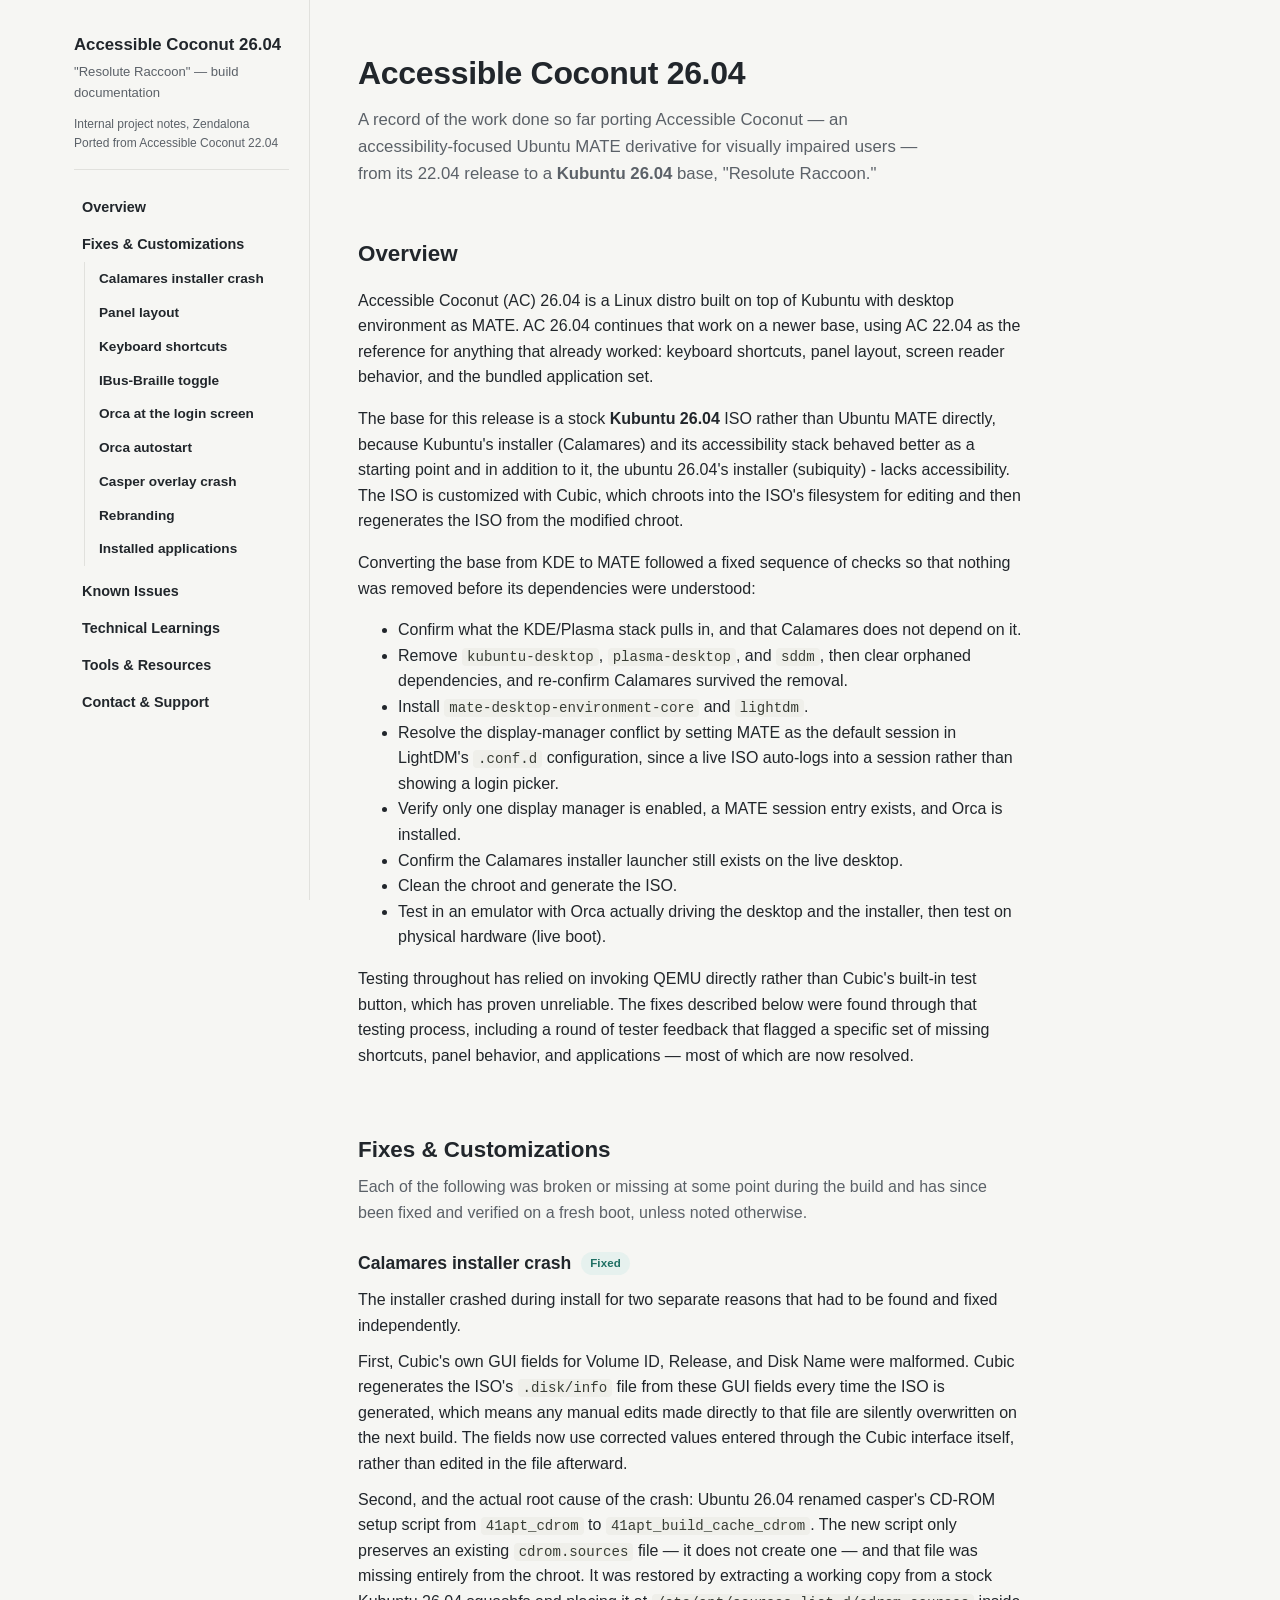
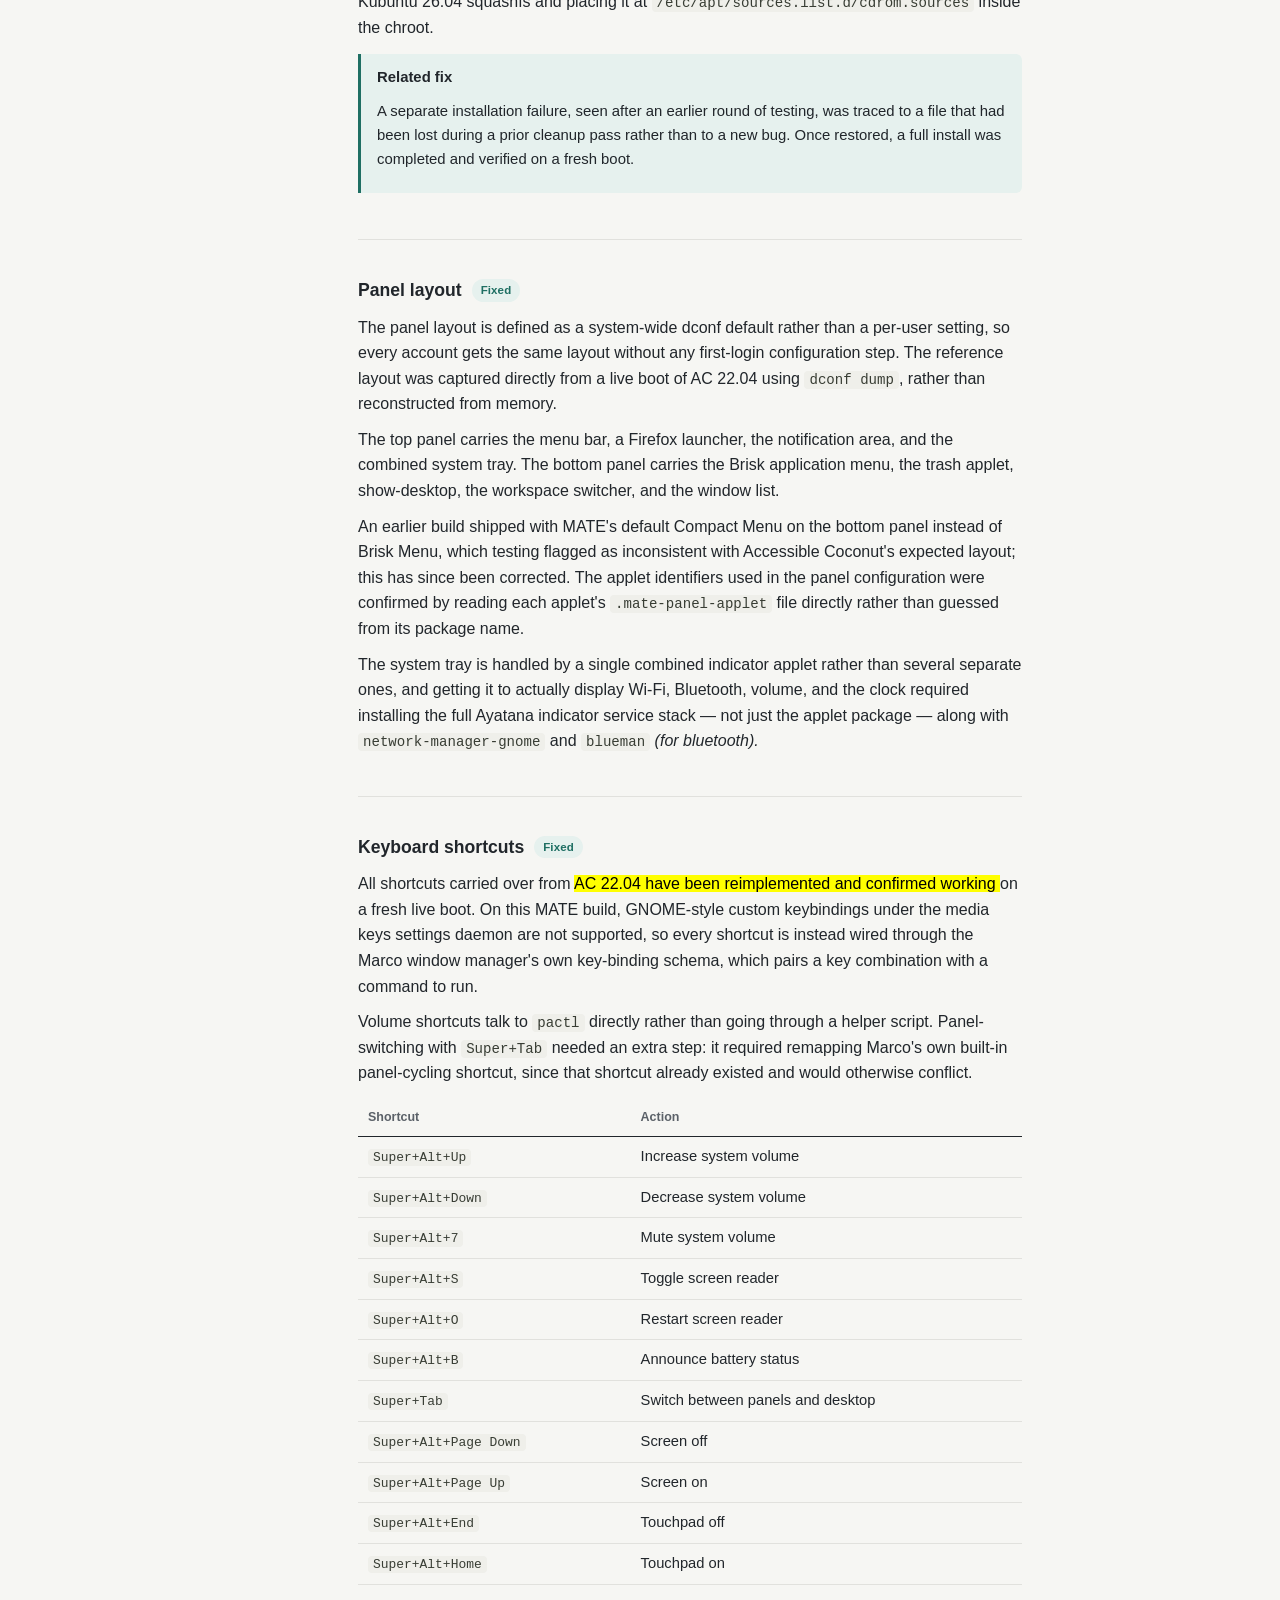
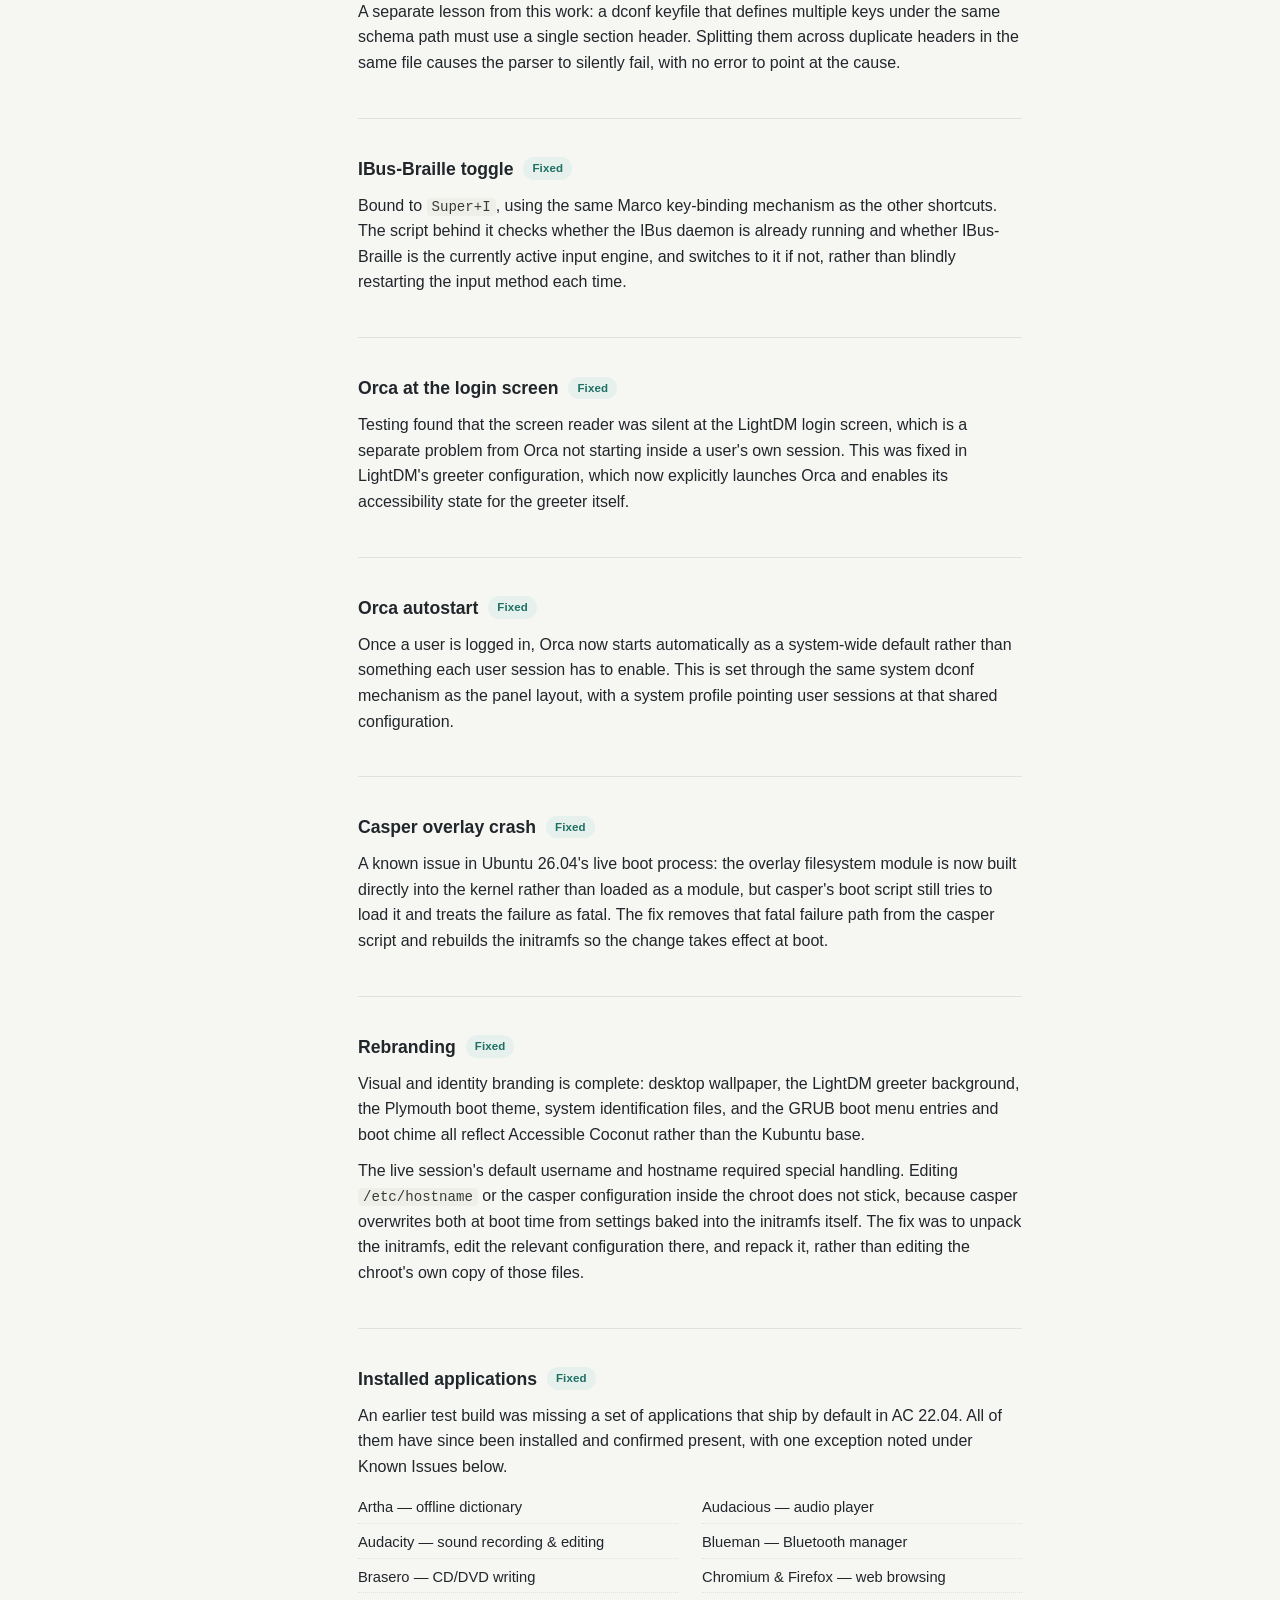
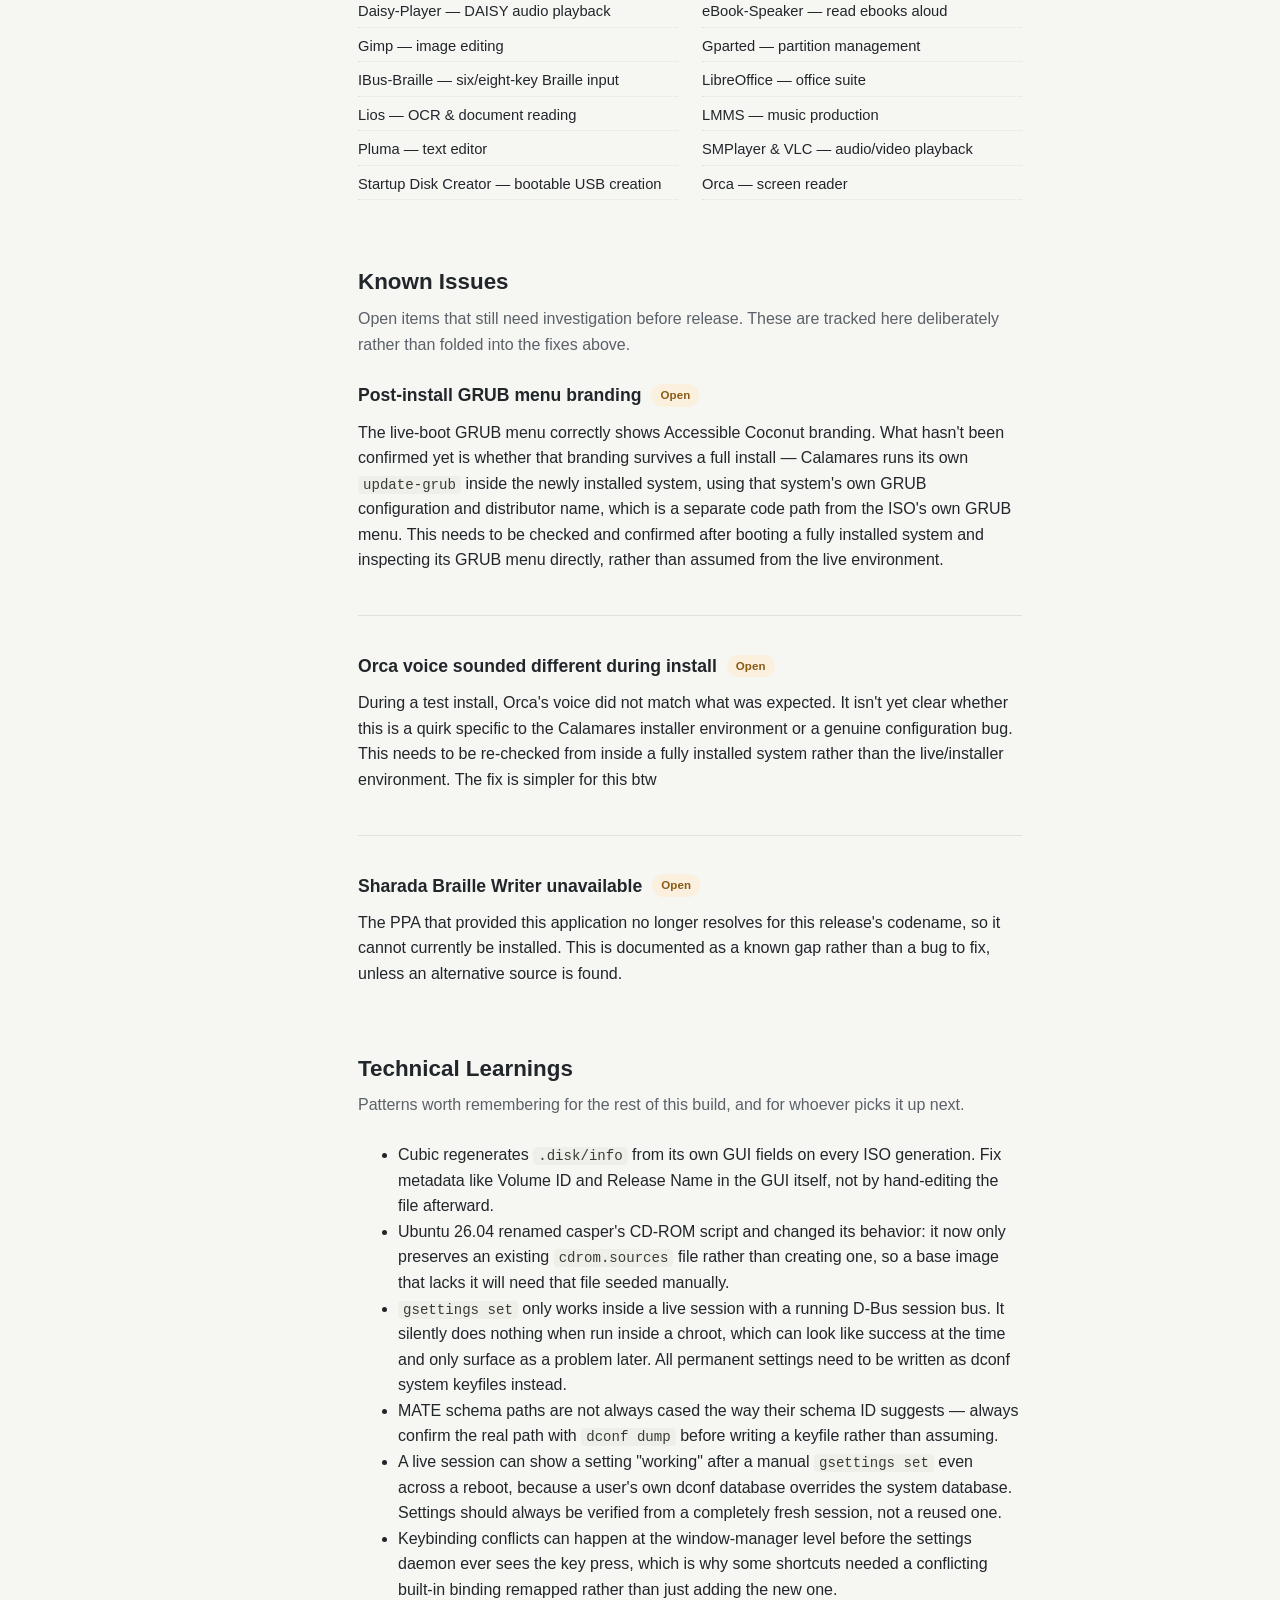
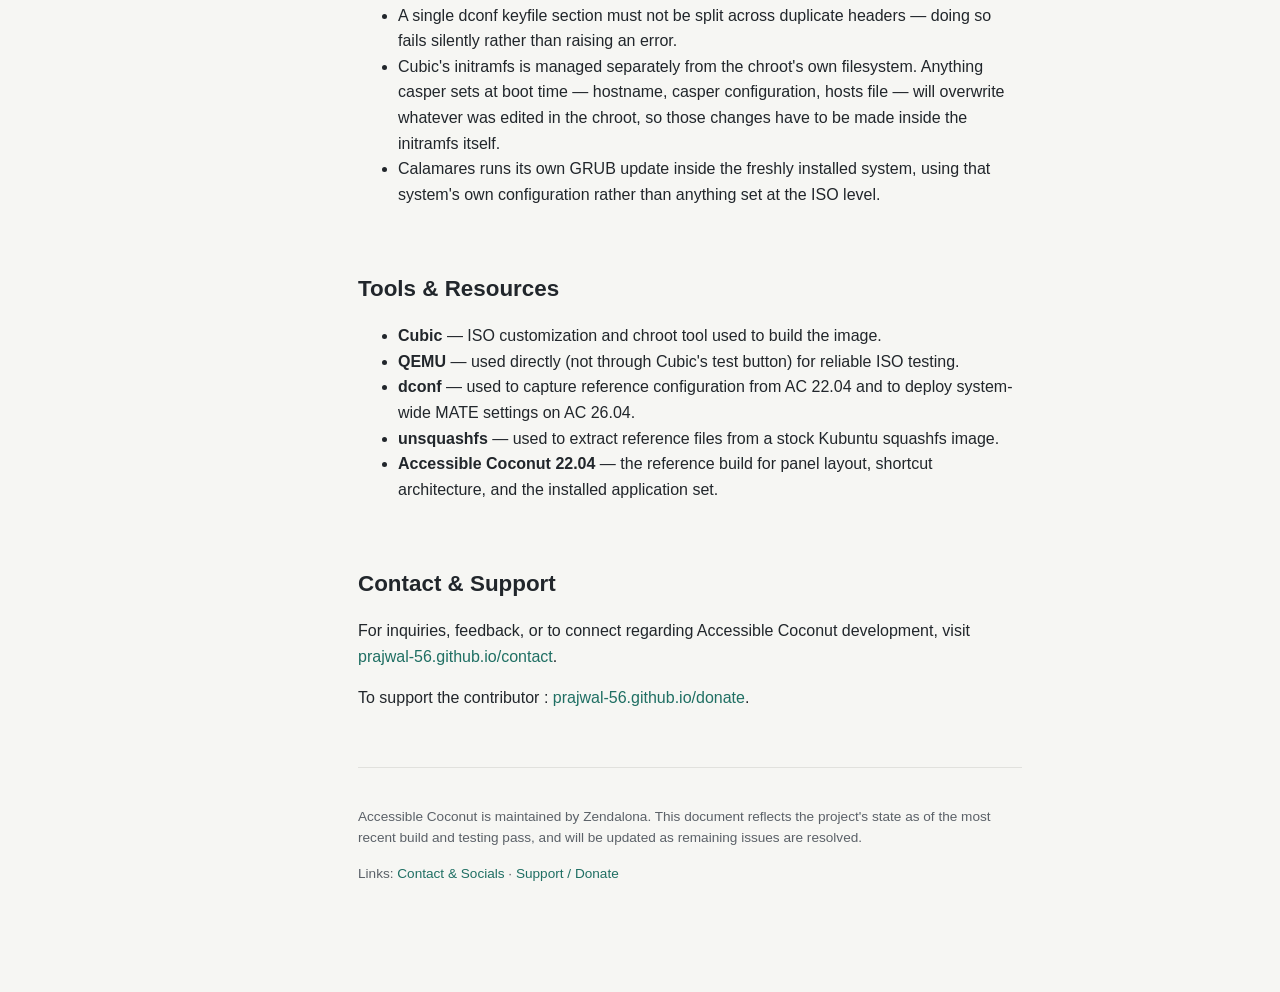
<file: index.html>
<!DOCTYPE html>
<html lang="en">
<head>
<meta charset="UTF-8">
<meta name="viewport" content="width=device-width, initial-scale=1.0">
<title>Accessible Coconut 26.04 — Build Documentation</title>
<link rel="stylesheet" href="style.css">
<script src="script.js" defer></script>
</head>
<body>

<div class="layout">

  <aside>
    <div class="brand">
      <div class="brand-name">Accessible Coconut 26.04</div>
      <div class="brand-sub">"Resolute Raccoon" — build documentation</div>
    </div>
    <div class="brand-meta">
      Internal project notes, Zendalona<br>
      Ported from Accessible Coconut 22.04
    </div>

    <button class="mobile-nav-toggle" type="button" aria-expanded="false" aria-label="Toggle navigation contents">
      Contents ▾
    </button>

    <nav>
      <ul>
        <li class="top-link"><a href="#overview">Overview</a></li>
        <li class="top-link"><a href="#fixes">Fixes &amp; Customizations</a>
          <ul>
            <li><a href="#calamares">Calamares installer crash</a></li>
            <li><a href="#panel">Panel layout</a></li>
            <li><a href="#shortcuts">Keyboard shortcuts</a></li>
            <li><a href="#ibus-braille">IBus-Braille toggle</a></li>
            <li><a href="#orca-login">Orca at the login screen</a></li>
            <li><a href="#orca-autostart">Orca autostart</a></li>
            <li><a href="#casper">Casper overlay crash</a></li>
            <li><a href="#rebranding">Rebranding</a></li>
            <li><a href="#apps">Installed applications</a></li>
          </ul>
        </li>
        <li class="top-link"><a href="#known-issues">Known Issues</a></li>
        <li class="top-link"><a href="#learnings">Technical Learnings</a></li>
        <li class="top-link"><a href="#tools">Tools &amp; Resources</a></li>
        <li class="top-link"><a href="#contact-support">Contact &amp; Support</a></li>
      </ul>
    </nav>
  </aside>

  <main>
    <h1 class="doc-title">Accessible Coconut 26.04</h1>
    <p class="doc-lede">
      A record of the work done so far porting Accessible Coconut — an accessibility-focused
      Ubuntu MATE derivative for visually impaired users — from its 22.04 release to a
      <strong> Kubuntu 26.04 </strong> base, "Resolute Raccoon." 
    </p>

    <section id="overview">
      <h2>Overview</h2>
      <p>
        Accessible Coconut (AC) 26.04 is a Linux distro built on top of Kubuntu with desktop environment as MATE. 
        AC 26.04 continues that work on a newer base, using AC 22.04 as the
        reference for anything that already worked: keyboard shortcuts, panel layout, screen
        reader behavior, and the bundled application set.
      </p>
      <p>
        The base for this release is a stock <strong>Kubuntu 26.04</strong> ISO rather than Ubuntu MATE directly,
        because Kubuntu's installer (Calamares) and its accessibility stack behaved better as a
        starting point and in addition to it, the ubuntu 26.04's installer (subiquity) - lacks accessibility. 
        The ISO is customized with Cubic, which chroots into the ISO's filesystem
        for editing and then regenerates the ISO from the modified chroot.
      </p>
      <p>
        Converting the base from KDE to MATE followed a fixed sequence of checks so that nothing
        was removed before its dependencies were understood:
      </p>
      <ul>
        <li>Confirm what the KDE/Plasma stack pulls in, and that Calamares does not depend on it.</li>
        <li>Remove <code>kubuntu-desktop</code>, <code>plasma-desktop</code>, and <code>sddm</code>, then
          clear orphaned dependencies, and re-confirm Calamares survived the removal.</li>
        <li>Install <code>mate-desktop-environment-core</code> and <code>lightdm</code>.</li>
        <li>Resolve the display-manager conflict by setting MATE as the default session in
          LightDM's <code>.conf.d</code> configuration, since a live ISO auto-logs into a session
          rather than showing a login picker.</li>
        <li>Verify only one display manager is enabled, a MATE session entry exists, and Orca is
          installed.</li>
        <li>Confirm the Calamares installer launcher still exists on the live desktop.</li>
        <li>Clean the chroot and generate the ISO.</li>
        <li>Test in an emulator with Orca actually driving the desktop and the installer, then
          test on physical hardware (live boot).</li>
      </ul>
      <p>
        Testing throughout has relied on invoking QEMU directly rather than Cubic's built-in test
        button, which has proven unreliable. The fixes described below were found through that
        testing process, including a round of tester feedback that flagged a specific set of
        missing shortcuts, panel behavior, and applications — most of which are now resolved.
      </p>
    </section>

    <section id="fixes">
      <h2>Fixes &amp; Customizations</h2>
      <p class="section-intro">
        Each of the following was broken or missing at some point during the build and has since
        been fixed and verified on a fresh boot, unless noted otherwise.
      </p>

      <article class="topic" id="calamares">
        <h3>Calamares installer crash <span class="status status-fixed">Fixed</span></h3>
        <p>
          The installer crashed during install for two separate reasons that had to be found and
          fixed independently.
        </p>
        <p>
          First, Cubic's own GUI fields for Volume ID, Release, and Disk Name were malformed.
          Cubic regenerates the ISO's <code>.disk/info</code> file from these GUI fields every
          time the ISO is generated, which means any manual edits made directly to that file are
          silently overwritten on the next build. The fields now use corrected values entered
          through the Cubic interface itself, rather than edited in the file afterward.
        </p>
        <p>
          Second, and the actual root cause of the crash: Ubuntu 26.04 renamed casper's CD-ROM
          setup script from <code>41apt_cdrom</code> to <code>41apt_build_cache_cdrom</code>. The
          new script only preserves an existing <code>cdrom.sources</code> file — it does not
          create one — and that file was missing entirely from the chroot. It was restored by
          extracting a working copy from a stock Kubuntu 26.04 squashfs and placing it at
          <code class="path">/etc/apt/sources.list.d/cdrom.sources</code> inside the chroot.
        </p>
        <div class="callout">
          <strong>Related fix</strong>
          <p>
            A separate installation failure, seen after an earlier round of testing, was traced to
            a file that had been lost during a prior cleanup pass rather than to a new bug. Once
            restored, a full install was completed and verified on a fresh boot.
          </p>
        </div>
      </article>

      <article class="topic" id="panel">
        <h3>Panel layout <span class="status status-fixed">Fixed</span></h3>
        <p>
          The panel layout is defined as a system-wide dconf default rather than a per-user
          setting, so every account gets the same layout without any first-login configuration
          step. The reference layout was captured directly from a live boot of AC 22.04 using
          <code>dconf dump</code>, rather than reconstructed from memory.
        </p>
        <p>
          The top panel carries the menu bar, a Firefox launcher, the notification area, and the
          combined system tray. The bottom panel carries the Brisk application menu, the trash
          applet, show-desktop, the workspace switcher, and the window list.
        </p>
        <p>
          An earlier build shipped with MATE's default Compact Menu on the bottom panel instead of
          Brisk Menu, which testing flagged as inconsistent with Accessible Coconut's expected
          layout; this has since been corrected. The applet identifiers used in the panel
          configuration were confirmed by reading each applet's <code>.mate-panel-applet</code>
          file directly rather than guessed from its package name.
        </p>
        <p>
          The system tray is handled by a single combined indicator applet rather than several
          separate ones, and getting it to actually display Wi-Fi, Bluetooth, volume, and the
          clock required installing the full Ayatana indicator service stack — not just the applet
          package — along with <code>network-manager-gnome</code> and <code>blueman</code> <i>(for bluetooth).</i>
        </p>
      </article>

      <article class="topic" id="shortcuts">
        <h3>Keyboard shortcuts <span class="status status-fixed">Fixed</span></h3>
        <p>
          All shortcuts carried over from <mark> AC 22.04 have been reimplemented and confirmed working </mark>
          on a fresh live boot. On this MATE build, GNOME-style custom keybindings under the media
          keys settings daemon are not supported, so every shortcut is instead wired through the
          Marco window manager's own key-binding schema, which pairs a key combination with a
          command to run.
        </p>
        <p>
          Volume shortcuts talk to <code>pactl</code> directly rather than going through a helper
          script. Panel-switching with <code>Super+Tab</code> needed an extra step: it required
          remapping Marco's own built-in panel-cycling shortcut, since that shortcut already
          existed and would otherwise conflict.
        </p>
        <table>
          <thead><tr><th>Shortcut</th><th>Action</th></tr></thead>
          <tbody>
            <tr><td><code>Super+Alt+Up</code></td><td>Increase system volume</td></tr>
            <tr><td><code>Super+Alt+Down</code></td><td>Decrease system volume</td></tr>
            <tr><td><code>Super+Alt+7</code></td><td>Mute system volume</td></tr>
            <tr><td><code>Super+Alt+S</code></td><td>Toggle screen reader</td></tr>
            <tr><td><code>Super+Alt+O</code></td><td>Restart screen reader</td></tr>
            <tr><td><code>Super+Alt+B</code></td><td>Announce battery status</td></tr>
            <tr><td><code>Super+Tab</code></td><td>Switch between panels and desktop</td></tr>
            <tr><td><code>Super+Alt+Page Down</code></td><td>Screen off</td></tr>
            <tr><td><code>Super+Alt+Page Up</code></td><td>Screen on</td></tr>
            <tr><td><code>Super+Alt+End</code></td><td>Touchpad off</td></tr>
            <tr><td><code>Super+Alt+Home</code></td><td>Touchpad on</td></tr>
          </tbody>
        </table>
        <p>
          A separate lesson from this work: a dconf keyfile that defines multiple keys under the
          same schema path must use a single section header. Splitting them across duplicate
          headers in the same file causes the parser to silently fail, with no error to point at
          the cause.
        </p>
      </article>

      <article class="topic" id="ibus-braille">
        <h3>IBus-Braille toggle <span class="status status-fixed">Fixed</span></h3>
        <p>
          Bound to <code>Super+I</code>, using the same Marco key-binding mechanism as the other
          shortcuts. The script behind it checks whether the IBus daemon is already running and
          whether IBus-Braille is the currently active input engine, and switches to it if not,
          rather than blindly restarting the input method each time.
        </p>
      </article>

      <article class="topic" id="orca-login">
        <h3>Orca at the login screen <span class="status status-fixed">Fixed</span></h3>
        <p>
          Testing found that the screen reader was silent at the LightDM login screen, which is a
          separate problem from Orca not starting inside a user's own session. This was fixed in
          LightDM's greeter configuration, which now explicitly launches Orca and enables its
          accessibility state for the greeter itself.
        </p>
      </article>

      <article class="topic" id="orca-autostart">
        <h3>Orca autostart <span class="status status-fixed">Fixed</span></h3>
        <p>
          Once a user is logged in, Orca now starts automatically as a system-wide default rather
          than something each user session has to enable. This is set through the same system
          dconf mechanism as the panel layout, with a system profile pointing user sessions at that
          shared configuration.
        </p>
      </article>

      <article class="topic" id="casper">
        <h3>Casper overlay crash <span class="status status-fixed">Fixed</span></h3>
        <p>
          A known issue in Ubuntu 26.04's live boot process: the overlay filesystem module is now
          built directly into the kernel rather than loaded as a module, but casper's boot script
          still tries to load it and treats the failure as fatal. The fix removes that fatal
          failure path from the casper script and rebuilds the initramfs so the change takes
          effect at boot.
        </p>
      </article>

      <article class="topic" id="rebranding">
        <h3>Rebranding <span class="status status-fixed">Fixed</span></h3>
        <p>
          Visual and identity branding is complete: desktop wallpaper, the LightDM greeter
          background, the Plymouth boot theme, system identification files, and the GRUB boot menu
          entries and boot chime all reflect Accessible Coconut rather than the Kubuntu base.
        </p>
        <p>
          The live session's default username and hostname required special handling. Editing
          <code class="path">/etc/hostname</code> or the casper configuration inside the chroot
          does not stick, because casper overwrites both at boot time from settings baked into the
          initramfs itself. The fix was to unpack the initramfs, edit the relevant configuration
          there, and repack it, rather than editing the chroot's own copy of those files.
        </p>
      </article>

      <article class="topic" id="apps">
        <h3>Installed applications <span class="status status-fixed">Fixed</span></h3>
        <p>
          An earlier test build was missing a set of applications that ship by default in AC
          22.04. All of them have since been installed and confirmed present, with one exception
          noted under Known Issues below.
        </p>
        <div class="apps-grid">
          <div>Artha — offline dictionary</div>
          <div>Audacious — audio player</div>
          <div>Audacity — sound recording &amp; editing</div>
          <div>Blueman — Bluetooth manager</div>
          <div>Brasero — CD/DVD writing</div>
          <div>Chromium &amp; Firefox — web browsing</div>
          <div>Daisy-Player — DAISY audio playback</div>
          <div>eBook-Speaker — read ebooks aloud</div>
          <div>Gimp — image editing</div>
          <div>Gparted — partition management</div>
          <div>IBus-Braille — six/eight-key Braille input</div>
          <div>LibreOffice — office suite</div>
          <div>Lios — OCR &amp; document reading</div>
          <div>LMMS — music production</div>
          <div>Pluma — text editor</div>
          <div>SMPlayer &amp; VLC — audio/video playback</div>
          <div>Startup Disk Creator — bootable USB creation</div>
          <div>Orca — screen reader</div>
        </div>
      </article>
    </section>

    <section id="known-issues">
      <h2>Known Issues</h2>
      <p class="section-intro">
        Open items that still need investigation before release. These are tracked here
        deliberately rather than folded into the fixes above.
      </p>

      <article class="topic">
        <h3>Post-install GRUB menu branding <span class="status status-open">Open</span></h3>
        <p>
        The live-boot GRUB menu correctly shows Accessible Coconut branding. What hasn't been
        confirmed yet is whether that branding survives a full install — Calamares runs its own
        <code>update-grub</code> inside the newly installed system, using that system's own GRUB
        configuration and distributor name, which is a separate code path from the ISO's own GRUB
        menu. This needs to be checked and confirmed after booting a fully installed system and inspecting its GRUB
        menu directly, rather than assumed from the live environment.
        </p>
      </article>

      <article class="topic">
        <h3>Orca voice sounded different during install <span class="status status-open">Open</span></h3>
        <p>
          During a test install, Orca's voice did not match what was expected. It isn't yet clear
          whether this is a quirk specific to the Calamares installer environment or a genuine
          configuration bug. This needs to be re-checked from inside a fully installed system
          rather than the live/installer environment. The fix is simpler for this btw
        </p>
      </article>

      <article class="topic">
        <h3>Sharada Braille Writer unavailable <span class="status status-open">Open</span></h3>
        <p>
          The PPA that provided this application no longer resolves for this release's codename,
          so it cannot currently be installed. This is documented as a known gap rather than a bug
          to fix, unless an alternative source is found.
        </p>
      </article>
    </section>

    <section id="learnings">
      <h2>Technical Learnings</h2>
      <p class="section-intro">
        Patterns worth remembering for the rest of this build, and for whoever picks it up next.
      </p>
      <ul>
        <li>
          Cubic regenerates <code class="path">.disk/info</code> from its own GUI fields on every
          ISO generation. Fix metadata like Volume ID and Release Name in the GUI itself, not by
          hand-editing the file afterward.
        </li>
        <li>
          Ubuntu 26.04 renamed casper's CD-ROM script and changed its behavior: it now only
          preserves an existing <code class="path">cdrom.sources</code> file rather than creating
          one, so a base image that lacks it will need that file seeded manually.
        </li>
        <li>
          <code>gsettings set</code> only works inside a live session with a running D-Bus session
          bus. It silently does nothing when run inside a chroot, which can look like success at
          the time and only surface as a problem later. All permanent settings need to be written
          as dconf system keyfiles instead.
        </li>
        <li>
          MATE schema paths are not always cased the way their schema ID suggests — always confirm
          the real path with <code>dconf dump</code> before writing a keyfile rather than assuming.
        </li>
        <li>
          A live session can show a setting "working" after a manual <code>gsettings set</code>
          even across a reboot, because a user's own dconf database overrides the system database.
          Settings should always be verified from a completely fresh session, not a reused one.
        </li>
        <li>
          Keybinding conflicts can happen at the window-manager level before the settings daemon
          ever sees the key press, which is why some shortcuts needed a conflicting built-in
          binding remapped rather than just adding the new one.
        </li>
        <li>
          A single dconf keyfile section must not be split across duplicate headers — doing so
          fails silently rather than raising an error.
        </li>
        <li>
          Cubic's initramfs is managed separately from the chroot's own filesystem. Anything
          casper sets at boot time — hostname, casper configuration, hosts file — will overwrite
          whatever was edited in the chroot, so those changes have to be made inside the initramfs
          itself.
        </li>
        <li>
          Calamares runs its own GRUB update inside the freshly installed system, using that
          system's own configuration rather than anything set at the ISO level.
        </li>
      </ul>
    </section>

    <section id="tools">
      <h2>Tools &amp; Resources</h2>
      <ul>
        <li><strong>Cubic</strong> — ISO customization and chroot tool used to build the image.</li>
        <li><strong>QEMU</strong> — used directly (not through Cubic's test button) for reliable ISO testing.</li>
        <li><strong>dconf</strong> — used to capture reference configuration from AC 22.04 and to deploy system-wide MATE settings on AC 26.04.</li>
        <li><strong>unsquashfs</strong> — used to extract reference files from a stock Kubuntu squashfs image.</li>
        <li><strong>Accessible Coconut 22.04</strong> — the reference build for panel layout, shortcut architecture, and the installed application set.</li>
      </ul>
    </section>

    <section id="contact-support">
      <h2>Contact &amp; Support</h2>
      <p>
        For inquiries, feedback, or to connect regarding Accessible Coconut development, visit
        <a href="https://prajwal-56.github.io/contact" target="_blank" rel="noopener">prajwal-56.github.io/contact</a>.
      </p>
      <p>
        To support the contributor :
        <a href="https://prajwal-56.github.io/donate" target="_blank" rel="noopener">prajwal-56.github.io/donate</a>.
      </p>
    </section>

    <footer class="doc-footer">
      <p>
        Accessible Coconut is maintained by Zendalona. This document reflects the project's
        state as of the most recent build and testing pass, and will be updated as remaining
        issues are resolved.
      </p>
      <p>
        Links: 
        <a href="https://prajwal-56.github.io/contact" target="_blank" rel="noopener">Contact &amp; Socials</a> · 
        <a href="https://prajwal-56.github.io/donate" target="_blank" rel="noopener">Support / Donate</a>
      </p>
    </footer>
  </main>

</div>

</body>
</html>
</file>
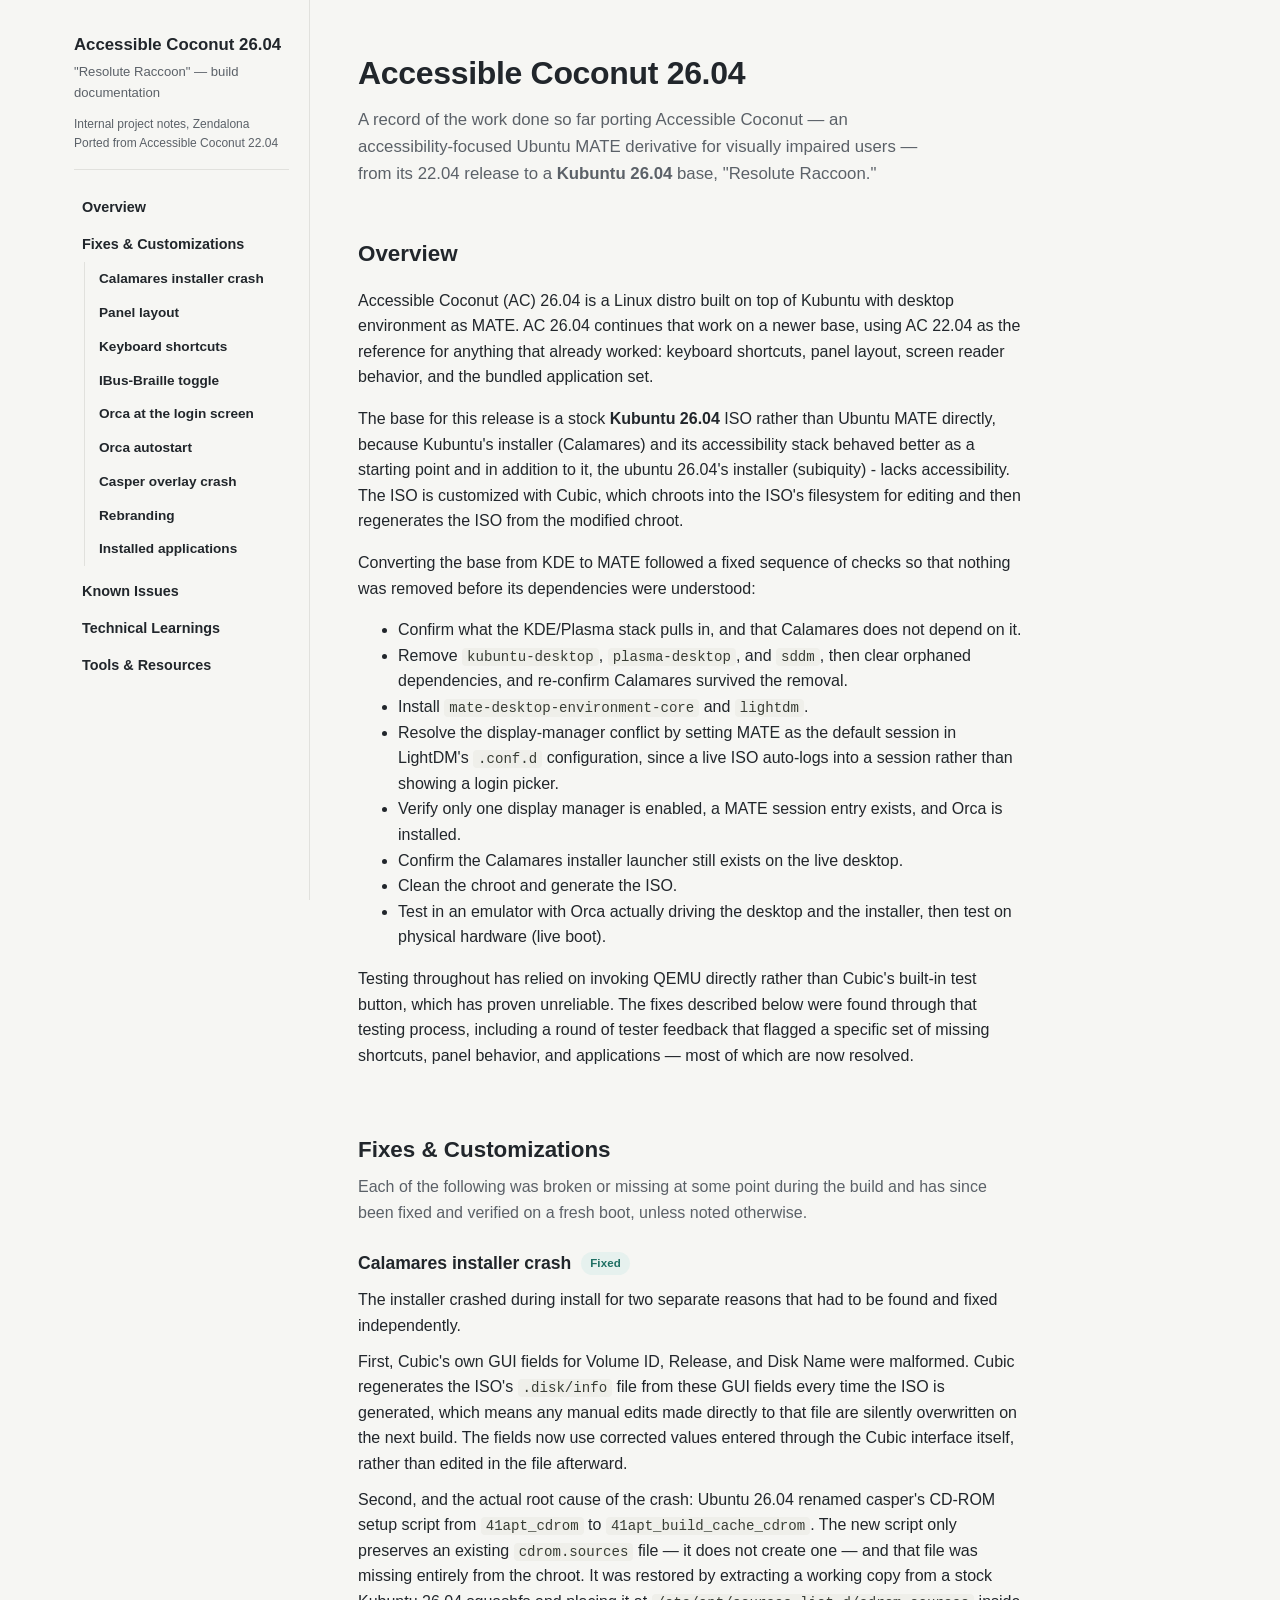
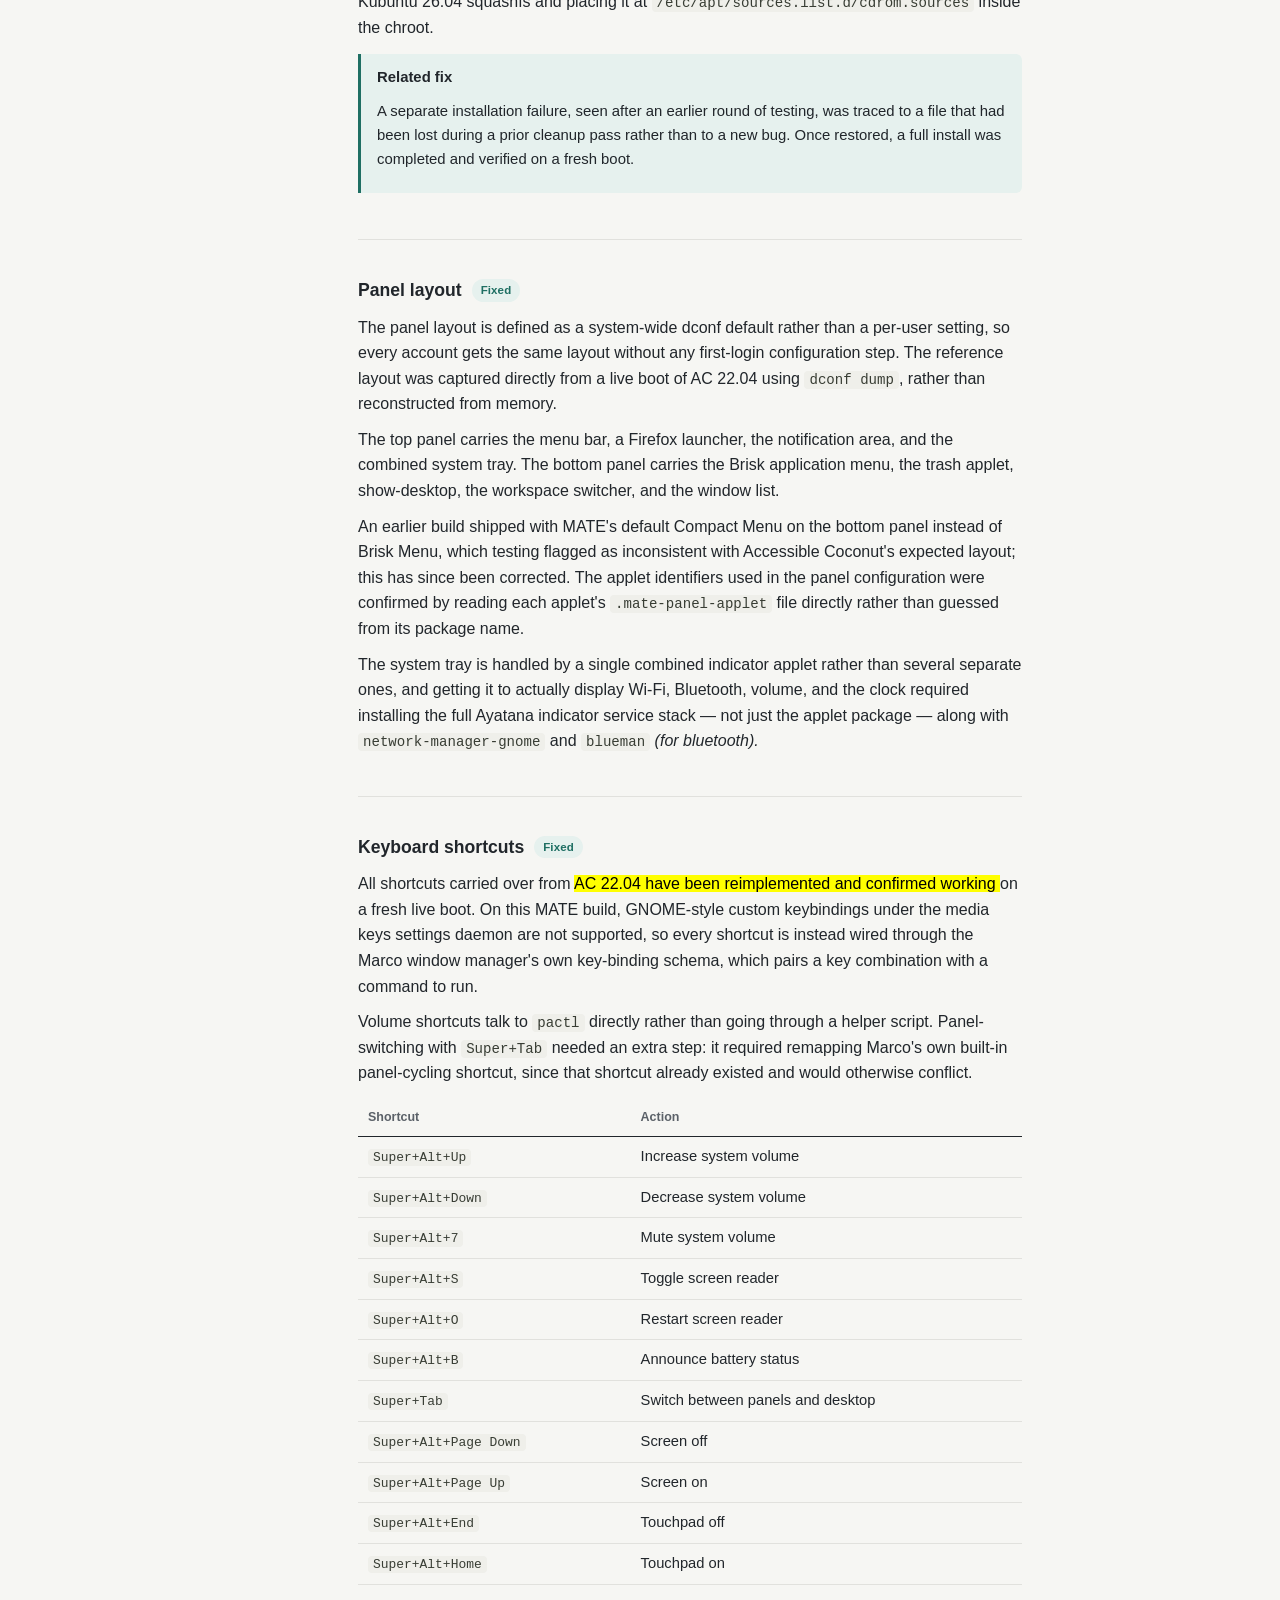
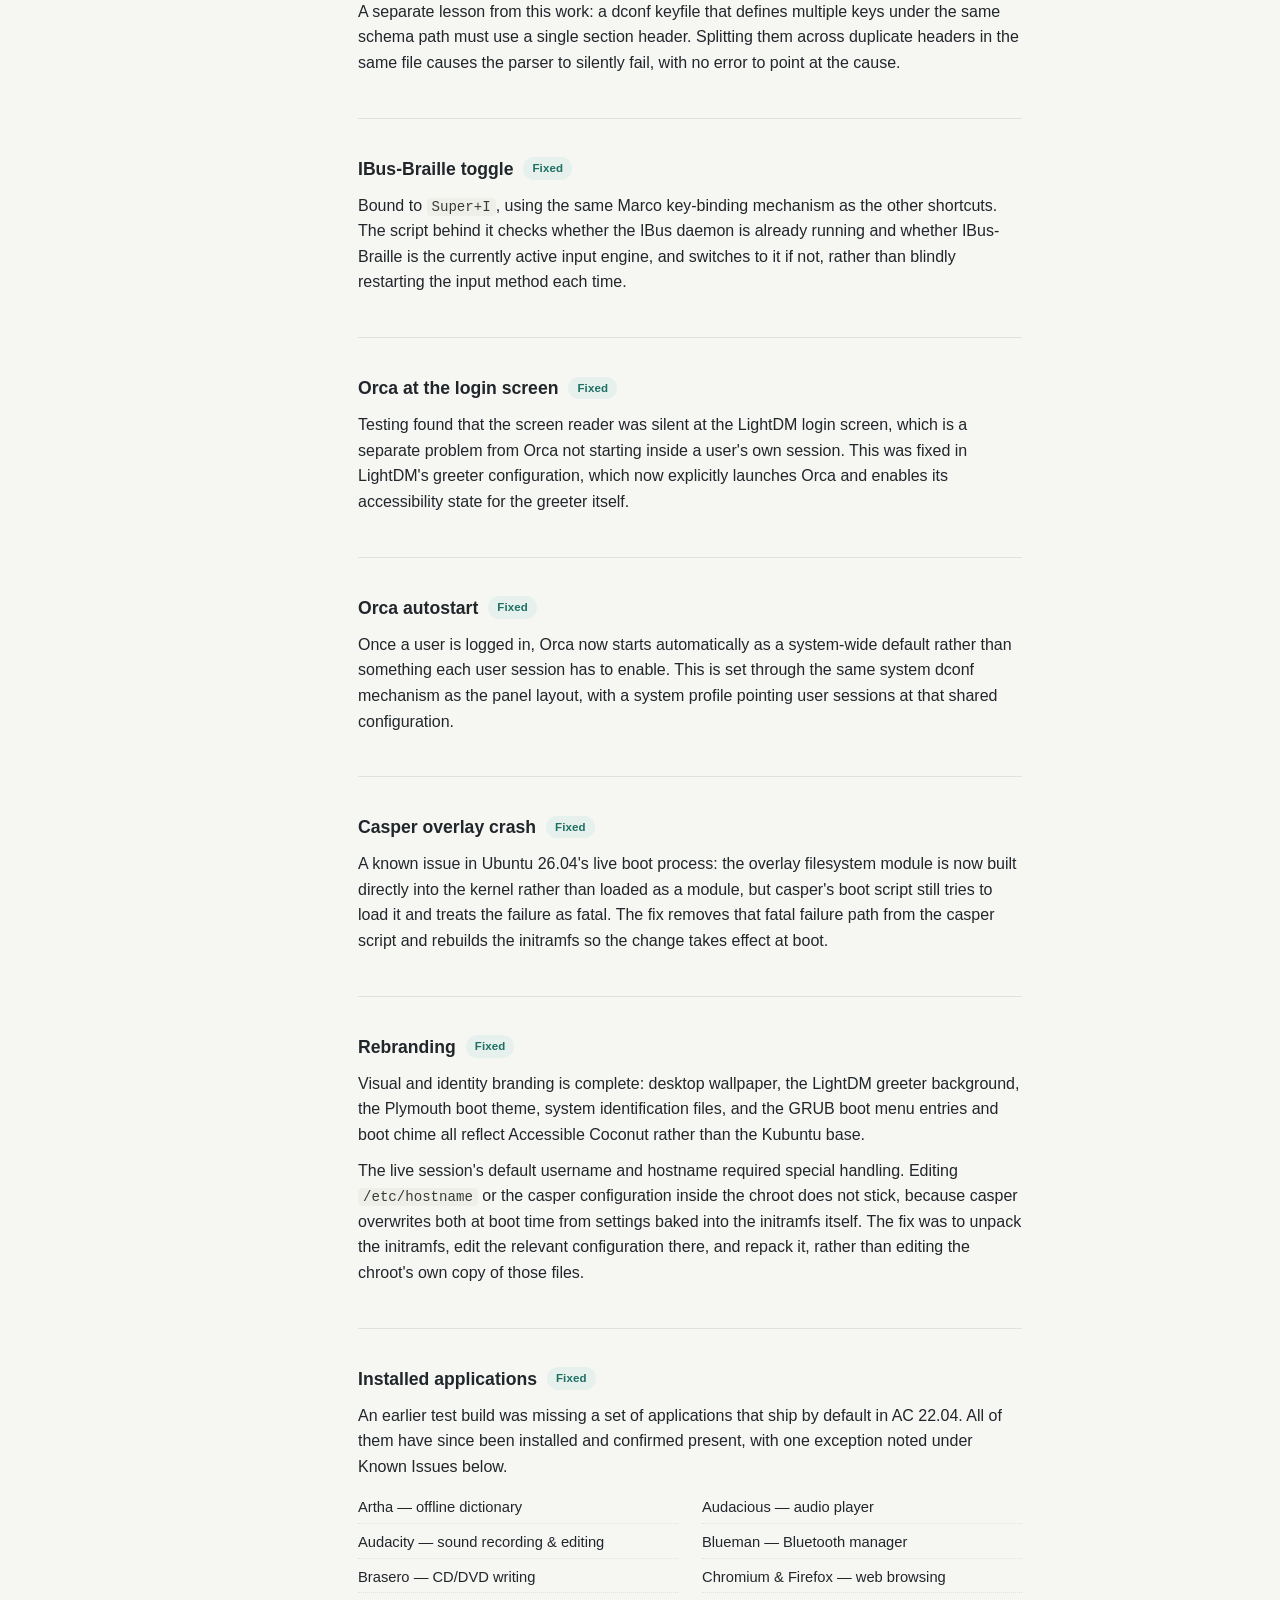
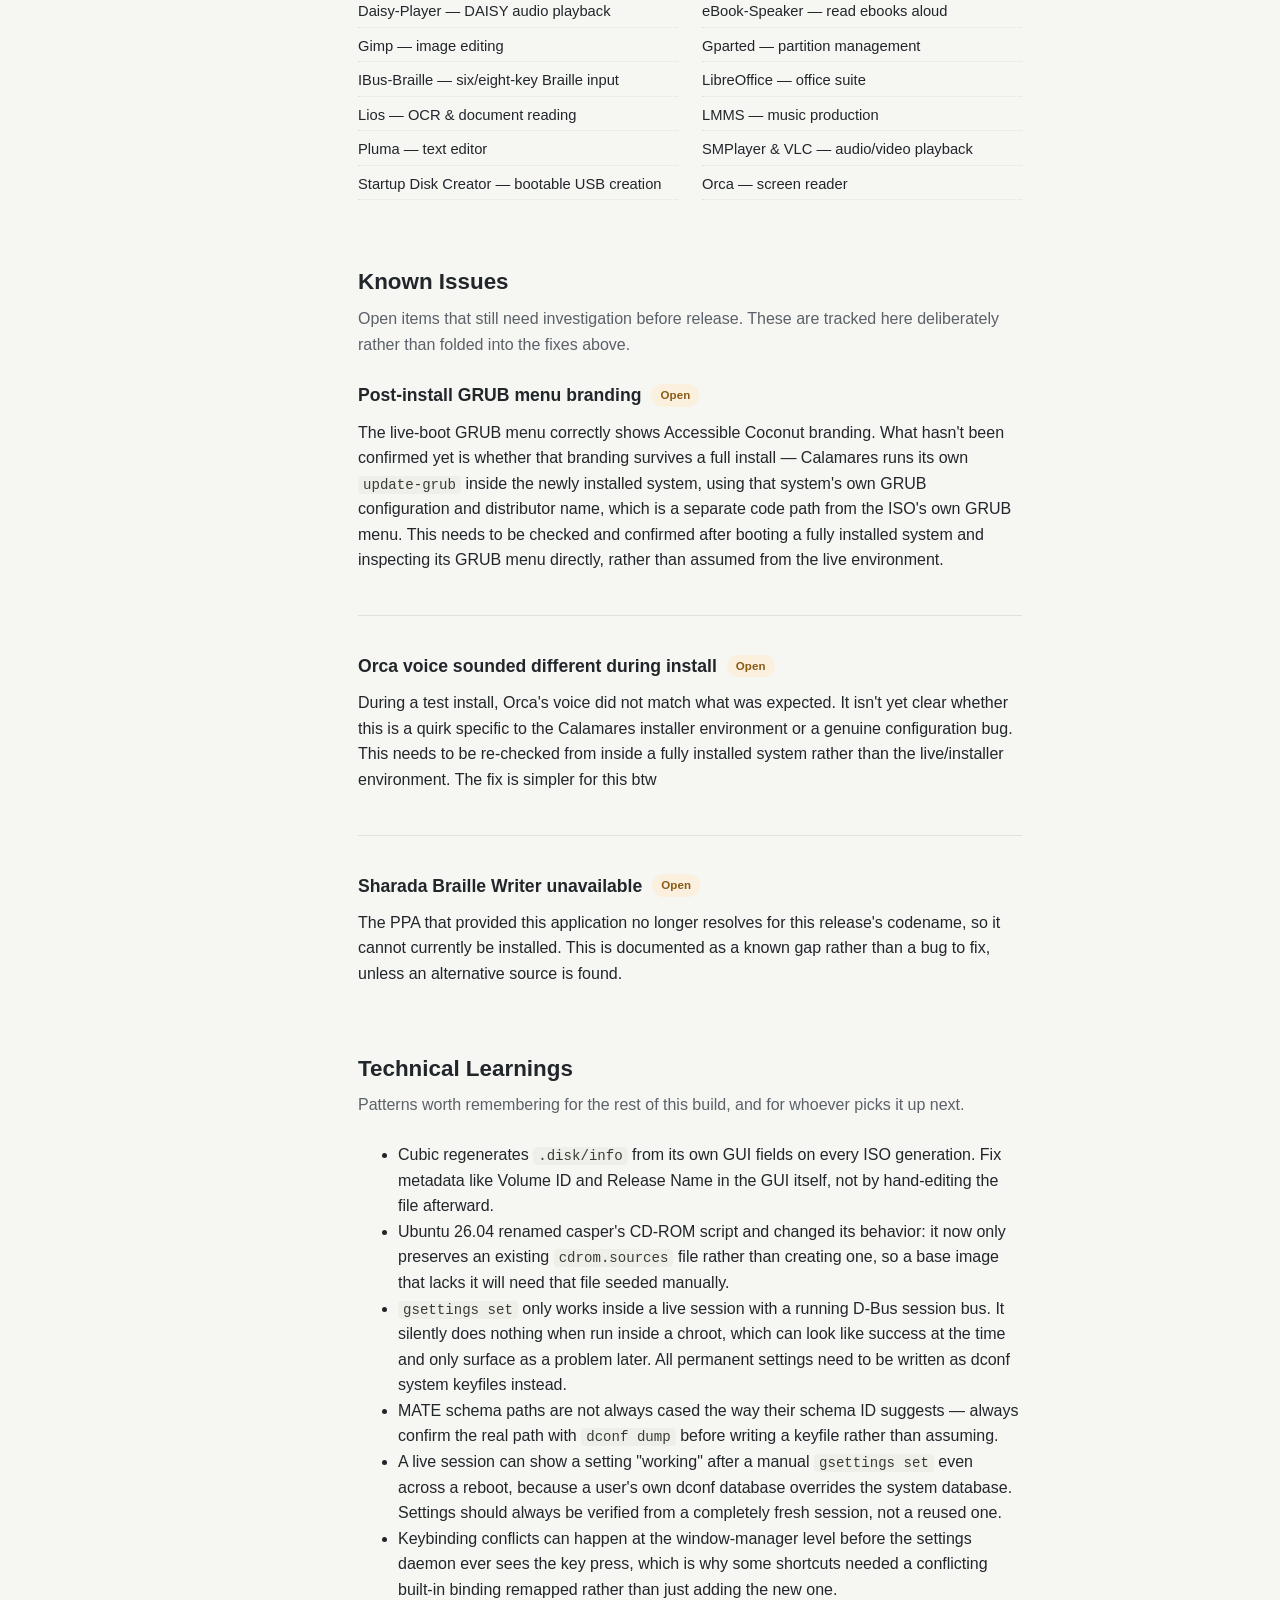
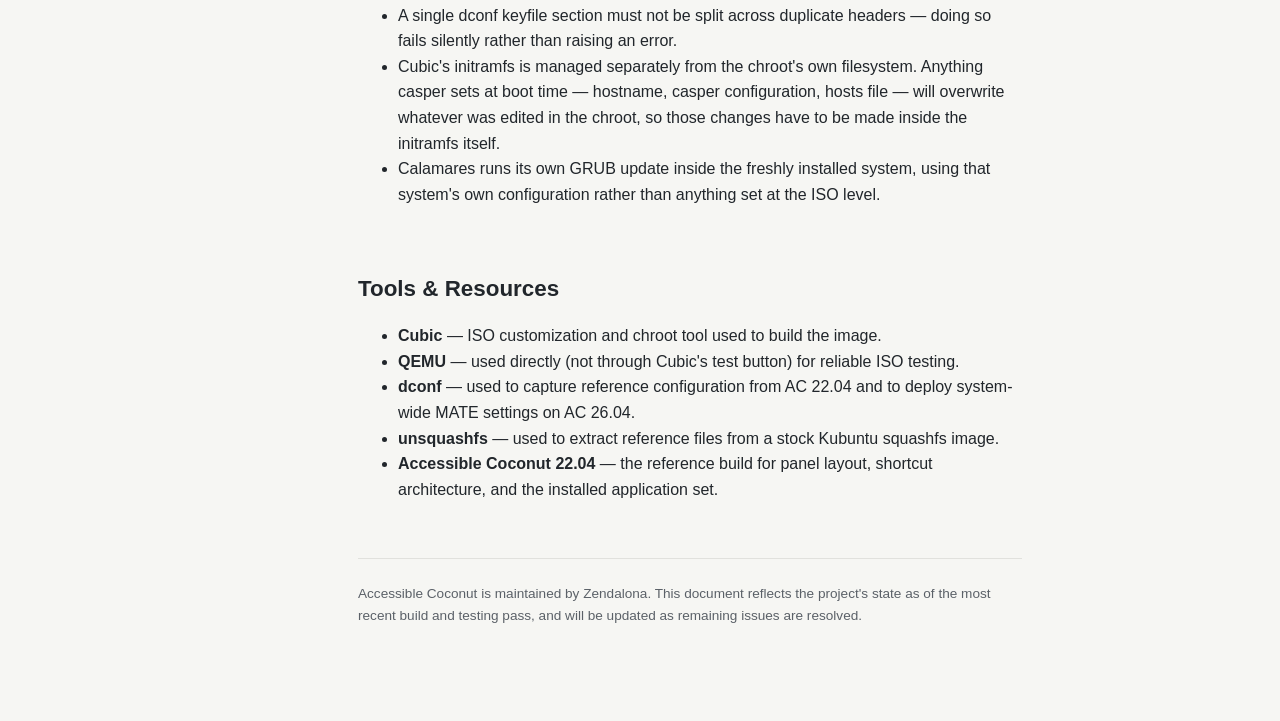
<file: ac2604-docs.html>
<!DOCTYPE html>
<html lang="en">
<head>
<meta charset="UTF-8">
<meta name="viewport" content="width=device-width, initial-scale=1.0">
<title>Accessible Coconut 26.04 — Build Documentation</title>
<style>
  :root{
    --bg: #F6F6F3;
    --surface: #FFFFFF;
    --text: #21262B;
    --text-muted: #5B6168;
    --border: #E1E1DD;
    --accent: #1F6F63;
    --accent-soft: #E6F1EE;
    --warn: #8A5A17;
    --warn-soft: #FAF0DD;
    --code-bg: #EFEFEA;
    --code-text: #383D34;
    --font-sans: -apple-system, BlinkMacSystemFont, "Segoe UI", Helvetica, Arial, sans-serif;
    --font-mono: ui-monospace, "SF Mono", "Cascadia Mono", Consolas, monospace;
  }

  * { box-sizing: border-box; }

  html { scroll-behavior: smooth; }

  body{
    margin: 0;
    background: var(--bg);
    color: var(--text);
    font-family: var(--font-sans);
    font-size: 16px;
    line-height: 1.6;
    -webkit-font-smoothing: antialiased;
  }

  a { color: var(--accent); text-decoration: none; }
  a:hover { text-decoration: underline; }
  a:focus-visible, button:focus-visible, summary:focus-visible {
    outline: 2px solid var(--accent);
    outline-offset: 2px;
  }

  .layout{
    display: grid;
    grid-template-columns: 260px minmax(0,1fr);
    max-width: 1180px;
    margin: 0 auto;
    align-items: start;
  }

  /* ---------- Sidebar ---------- */
  aside{
    position: sticky;
    top: 0;
    height: 100vh;
    overflow-y: auto;
    padding: 32px 20px 32px 24px;
    border-right: 1px solid var(--border);
  }

  .brand{
    margin-bottom: 4px;
  }
  .brand-name{
    font-weight: 600;
    font-size: 1.05rem;
    color: var(--text);
  }
  .brand-sub{
    font-size: 0.82rem;
    color: var(--text-muted);
    margin-top: 2px;
  }
  .brand-meta{
    font-size: 0.75rem;
    color: var(--text-muted);
    margin: 12px 0 20px;
    padding-bottom: 16px;
    border-bottom: 1px solid var(--border);
  }

  nav ul{
    list-style: none;
    margin: 0;
    padding: 0;
  }
  nav > ul > li { margin-bottom: 2px; }
  nav a{
    display: block;
    padding: 6px 8px;
    border-radius: 5px;
    color: var(--text-muted);
    font-size: 0.9rem;
  }
  nav a:hover{
    background: var(--accent-soft);
    color: var(--text);
    text-decoration: none;
  }
  nav .top-link a{
    font-weight: 600;
    color: var(--text);
  }
  nav ul ul{
    margin-left: 10px;
    border-left: 1px solid var(--border);
    padding-left: 6px;
    margin-bottom: 8px;
  }
  nav ul ul a{ font-size: 0.85rem; }

  /* Mobile nav toggle (hidden on desktop) */
  .mobile-nav-toggle{ display: none; }

  /* ---------- Main content ---------- */
  main{
    padding: 48px 48px 96px;
    max-width: 760px;
  }

  .doc-title{
    font-size: 2rem;
    font-weight: 700;
    margin: 0 0 8px;
    letter-spacing: -0.01em;
  }
  .doc-lede{
    font-size: 1.05rem;
    color: var(--text-muted);
    margin: 0 0 40px;
    max-width: 62ch;
  }

  section{ margin-bottom: 56px; }
  section h2{
    font-size: 1.4rem;
    font-weight: 700;
    margin: 0 0 6px;
    padding-top: 8px;
    scroll-margin-top: 16px;
  }
  section > p.section-intro{
    color: var(--text-muted);
    margin: 0 0 24px;
  }

  article.topic{
    margin-bottom: 36px;
    padding-bottom: 32px;
    border-bottom: 1px solid var(--border);
  }
  article.topic:last-child{
    border-bottom: none;
    padding-bottom: 0;
  }
  article.topic h3{
    font-size: 1.1rem;
    font-weight: 600;
    margin: 0 0 4px;
    display: flex;
    align-items: center;
    gap: 10px;
    flex-wrap: wrap;
    scroll-margin-top: 16px;
  }
  article.topic p{ margin: 10px 0; }
  article.topic ul{ margin: 10px 0; padding-left: 22px; }
  article.topic li{ margin: 4px 0; }

  .status{
    font-size: 0.72rem;
    font-weight: 600;
    padding: 2px 9px;
    border-radius: 999px;
    letter-spacing: 0.01em;
  }
  .status-fixed{ background: var(--accent-soft); color: var(--accent); }
  .status-open{ background: var(--warn-soft); color: var(--warn); }

  code, .path{
    font-family: var(--font-mono);
    font-size: 0.88em;
    background: var(--code-bg);
    color: var(--code-text);
    padding: 1px 5px;
    border-radius: 4px;
    word-break: break-word;
  }

  .callout{
    border-left: 3px solid var(--accent);
    background: var(--accent-soft);
    padding: 12px 16px;
    border-radius: 0 6px 6px 0;
    margin: 14px 0;
    font-size: 0.93rem;
  }
  .callout.warn{
    border-left-color: var(--warn);
    background: var(--warn-soft);
  }
  .callout p{ margin: 0; }
  .callout strong{ display:block; margin-bottom: 4px; }

  table{
    width: 100%;
    border-collapse: collapse;
    margin: 14px 0;
    font-size: 0.92rem;
  }
  th, td{
    text-align: left;
    padding: 8px 10px;
    border-bottom: 1px solid var(--border);
    vertical-align: top;
  }
  th{
    font-size: 0.78rem;
    text-transform: none;
    color: var(--text-muted);
    font-weight: 600;
    border-bottom: 1px solid var(--text);
  }

  .apps-grid{
    display: grid;
    grid-template-columns: repeat(2, 1fr);
    gap: 4px 24px;
    font-size: 0.92rem;
    margin: 14px 0;
  }
  .apps-grid div{ padding: 3px 0; border-bottom: 1px dotted var(--border); }

  hr.divider{
    border: none;
    border-top: 1px solid var(--border);
    margin: 40px 0;
  }

  footer.doc-footer{
    color: var(--text-muted);
    font-size: 0.85rem;
    padding-top: 24px;
    border-top: 1px solid var(--border);
  }

  @media (max-width: 900px){
    .layout{ grid-template-columns: 1fr; }
    aside{
      position: static;
      height: auto;
      border-right: none;
      border-bottom: 1px solid var(--border);
      padding: 20px;
    }
    nav{ display: none; }
    nav.nav-open{ display: block; }
    .mobile-nav-toggle{
      display: inline-block;
      background: var(--surface);
      border: 1px solid var(--border);
      color: var(--text);
      font-size: 0.85rem;
      padding: 6px 12px;
      border-radius: 6px;
      cursor: pointer;
      margin-top: 8px;
    }
    main{ padding: 32px 20px 64px; }
    .apps-grid{ grid-template-columns: 1fr; }
  }
</style>
</head>
<body>

<div class="layout">

  <aside>
    <div class="brand">
      <div class="brand-name">Accessible Coconut 26.04</div>
      <div class="brand-sub">"Resolute Raccoon" — build documentation</div>
    </div>
    <div class="brand-meta">
      Internal project notes, Zendalona<br>
      Ported from Accessible Coconut 22.04
    </div>

    <button class="mobile-nav-toggle" onclick="document.querySelector('nav').classList.toggle('nav-open')">
      Contents ▾
    </button>

    <nav>
      <ul>
        <li class="top-link"><a href="#overview">Overview</a></li>
        <li class="top-link"><a href="#fixes">Fixes &amp; Customizations</a>
          <ul>
            <li><a href="#calamares">Calamares installer crash</a></li>
            <li><a href="#panel">Panel layout</a></li>
            <li><a href="#shortcuts">Keyboard shortcuts</a></li>
            <li><a href="#ibus-braille">IBus-Braille toggle</a></li>
            <li><a href="#orca-login">Orca at the login screen</a></li>
            <li><a href="#orca-autostart">Orca autostart</a></li>
            <li><a href="#casper">Casper overlay crash</a></li>
            <li><a href="#rebranding">Rebranding</a></li>
            <li><a href="#apps">Installed applications</a></li>
          </ul>
        </li>
        <li class="top-link"><a href="#known-issues">Known Issues</a></li>
        <li class="top-link"><a href="#learnings">Technical Learnings</a></li>
        <li class="top-link"><a href="#tools">Tools &amp; Resources</a></li>
      </ul>
    </nav>
  </aside>

  <main>
    <h1 class="doc-title">Accessible Coconut 26.04</h1>
    <p class="doc-lede">
      A record of the work done so far porting Accessible Coconut — an accessibility-focused
      Ubuntu MATE derivative for visually impaired users — from its 22.04 release to a
      <strong> Kubuntu 26.04 </strong> base, "Resolute Raccoon." 
    </p>

    <section id="overview">
      <h2>Overview</h2>
      <p>
        Accessible Coconut (AC) 26.04 is a Linux distro built on top of Kubuntu with desktop environment as MATE. 
        AC 26.04 continues that work on a newer base, using AC 22.04 as the
        reference for anything that already worked: keyboard shortcuts, panel layout, screen
        reader behavior, and the bundled application set.
      </p>
      <p>
        The base for this release is a stock <strong>Kubuntu 26.04</strong> ISO rather than Ubuntu MATE directly,
        because Kubuntu's installer (Calamares) and its accessibility stack behaved better as a
        starting point and in addition to it, the ubuntu 26.04's installer (subiquity) - lacks accessibility. 
        The ISO is customized with Cubic, which chroots into the ISO's filesystem
        for editing and then regenerates the ISO from the modified chroot.
      </p>
      <p>
        Converting the base from KDE to MATE followed a fixed sequence of checks so that nothing
        was removed before its dependencies were understood:
      </p>
      <ul>
        <li>Confirm what the KDE/Plasma stack pulls in, and that Calamares does not depend on it.</li>
        <li>Remove <code>kubuntu-desktop</code>, <code>plasma-desktop</code>, and <code>sddm</code>, then
          clear orphaned dependencies, and re-confirm Calamares survived the removal.</li>
        <li>Install <code>mate-desktop-environment-core</code> and <code>lightdm</code>.</li>
        <li>Resolve the display-manager conflict by setting MATE as the default session in
          LightDM's <code>.conf.d</code> configuration, since a live ISO auto-logs into a session
          rather than showing a login picker.</li>
        <li>Verify only one display manager is enabled, a MATE session entry exists, and Orca is
          installed.</li>
        <li>Confirm the Calamares installer launcher still exists on the live desktop.</li>
        <li>Clean the chroot and generate the ISO.</li>
        <li>Test in an emulator with Orca actually driving the desktop and the installer, then
          test on physical hardware (live boot).</li>
      </ul>
      <p>
        Testing throughout has relied on invoking QEMU directly rather than Cubic's built-in test
        button, which has proven unreliable. The fixes described below were found through that
        testing process, including a round of tester feedback that flagged a specific set of
        missing shortcuts, panel behavior, and applications — most of which are now resolved.
      </p>
    </section>

    <section id="fixes">
      <h2>Fixes &amp; Customizations</h2>
      <p class="section-intro">
        Each of the following was broken or missing at some point during the build and has since
        been fixed and verified on a fresh boot, unless noted otherwise.
      </p>

      <article class="topic" id="calamares">
        <h3>Calamares installer crash <span class="status status-fixed">Fixed</span></h3>
        <p>
          The installer crashed during install for two separate reasons that had to be found and
          fixed independently.
        </p>
        <p>
          First, Cubic's own GUI fields for Volume ID, Release, and Disk Name were malformed.
          Cubic regenerates the ISO's <code>.disk/info</code> file from these GUI fields every
          time the ISO is generated, which means any manual edits made directly to that file are
          silently overwritten on the next build. The fields now use corrected values entered
          through the Cubic interface itself, rather than edited in the file afterward.
        </p>
        <p>
          Second, and the actual root cause of the crash: Ubuntu 26.04 renamed casper's CD-ROM
          setup script from <code>41apt_cdrom</code> to <code>41apt_build_cache_cdrom</code>. The
          new script only preserves an existing <code>cdrom.sources</code> file — it does not
          create one — and that file was missing entirely from the chroot. It was restored by
          extracting a working copy from a stock Kubuntu 26.04 squashfs and placing it at
          <code class="path">/etc/apt/sources.list.d/cdrom.sources</code> inside the chroot.
        </p>
        <div class="callout">
          <strong>Related fix</strong>
          <p>
            A separate installation failure, seen after an earlier round of testing, was traced to
            a file that had been lost during a prior cleanup pass rather than to a new bug. Once
            restored, a full install was completed and verified on a fresh boot.
          </p>
        </div>
      </article>

      <article class="topic" id="panel">
        <h3>Panel layout <span class="status status-fixed">Fixed</span></h3>
        <p>
          The panel layout is defined as a system-wide dconf default rather than a per-user
          setting, so every account gets the same layout without any first-login configuration
          step. The reference layout was captured directly from a live boot of AC 22.04 using
          <code>dconf dump</code>, rather than reconstructed from memory.
        </p>
        <p>
          The top panel carries the menu bar, a Firefox launcher, the notification area, and the
          combined system tray. The bottom panel carries the Brisk application menu, the trash
          applet, show-desktop, the workspace switcher, and the window list.
        </p>
        <p>
          An earlier build shipped with MATE's default Compact Menu on the bottom panel instead of
          Brisk Menu, which testing flagged as inconsistent with Accessible Coconut's expected
          layout; this has since been corrected. The applet identifiers used in the panel
          configuration were confirmed by reading each applet's <code>.mate-panel-applet</code>
          file directly rather than guessed from its package name.
        </p>
        <p>
          The system tray is handled by a single combined indicator applet rather than several
          separate ones, and getting it to actually display Wi-Fi, Bluetooth, volume, and the
          clock required installing the full Ayatana indicator service stack — not just the applet
          package — along with <code>network-manager-gnome</code> and <code>blueman</code> <i>(for bluetooth).</i>
        </p>
      </article>

      <article class="topic" id="shortcuts">
        <h3>Keyboard shortcuts <span class="status status-fixed">Fixed</span></h3>
        <p>
          All shortcuts carried over from <mark> AC 22.04 have been reimplemented and confirmed working </mark>
          on a fresh live boot. On this MATE build, GNOME-style custom keybindings under the media
          keys settings daemon are not supported, so every shortcut is instead wired through the
          Marco window manager's own key-binding schema, which pairs a key combination with a
          command to run.
        </p>
        <p>
          Volume shortcuts talk to <code>pactl</code> directly rather than going through a helper
          script. Panel-switching with <code>Super+Tab</code> needed an extra step: it required
          remapping Marco's own built-in panel-cycling shortcut, since that shortcut already
          existed and would otherwise conflict.
        </p>
        <table>
          <thead><tr><th>Shortcut</th><th>Action</th></tr></thead>
          <tbody>
            <tr><td><code>Super+Alt+Up</code></td><td>Increase system volume</td></tr>
            <tr><td><code>Super+Alt+Down</code></td><td>Decrease system volume</td></tr>
            <tr><td><code>Super+Alt+7</code></td><td>Mute system volume</td></tr>
            <tr><td><code>Super+Alt+S</code></td><td>Toggle screen reader</td></tr>
            <tr><td><code>Super+Alt+O</code></td><td>Restart screen reader</td></tr>
            <tr><td><code>Super+Alt+B</code></td><td>Announce battery status</td></tr>
            <tr><td><code>Super+Tab</code></td><td>Switch between panels and desktop</td></tr>
            <tr><td><code>Super+Alt+Page Down</code></td><td>Screen off</td></tr>
            <tr><td><code>Super+Alt+Page Up</code></td><td>Screen on</td></tr>
            <tr><td><code>Super+Alt+End</code></td><td>Touchpad off</td></tr>
            <tr><td><code>Super+Alt+Home</code></td><td>Touchpad on</td></tr>
          </tbody>
        </table>
        <p>
          A separate lesson from this work: a dconf keyfile that defines multiple keys under the
          same schema path must use a single section header. Splitting them across duplicate
          headers in the same file causes the parser to silently fail, with no error to point at
          the cause.
        </p>
      </article>

      <article class="topic" id="ibus-braille">
        <h3>IBus-Braille toggle <span class="status status-fixed">Fixed</span></h3>
        <p>
          Bound to <code>Super+I</code>, using the same Marco key-binding mechanism as the other
          shortcuts. The script behind it checks whether the IBus daemon is already running and
          whether IBus-Braille is the currently active input engine, and switches to it if not,
          rather than blindly restarting the input method each time.
        </p>
      </article>

      <article class="topic" id="orca-login">
        <h3>Orca at the login screen <span class="status status-fixed">Fixed</span></h3>
        <p>
          Testing found that the screen reader was silent at the LightDM login screen, which is a
          separate problem from Orca not starting inside a user's own session. This was fixed in
          LightDM's greeter configuration, which now explicitly launches Orca and enables its
          accessibility state for the greeter itself.
        </p>
      </article>

      <article class="topic" id="orca-autostart">
        <h3>Orca autostart <span class="status status-fixed">Fixed</span></h3>
        <p>
          Once a user is logged in, Orca now starts automatically as a system-wide default rather
          than something each user session has to enable. This is set through the same system
          dconf mechanism as the panel layout, with a system profile pointing user sessions at that
          shared configuration.
        </p>
      </article>

      <article class="topic" id="casper">
        <h3>Casper overlay crash <span class="status status-fixed">Fixed</span></h3>
        <p>
          A known issue in Ubuntu 26.04's live boot process: the overlay filesystem module is now
          built directly into the kernel rather than loaded as a module, but casper's boot script
          still tries to load it and treats the failure as fatal. The fix removes that fatal
          failure path from the casper script and rebuilds the initramfs so the change takes
          effect at boot.
        </p>
      </article>

      <article class="topic" id="rebranding">
        <h3>Rebranding <span class="status status-fixed">Fixed</span></h3>
        <p>
          Visual and identity branding is complete: desktop wallpaper, the LightDM greeter
          background, the Plymouth boot theme, system identification files, and the GRUB boot menu
          entries and boot chime all reflect Accessible Coconut rather than the Kubuntu base.
        </p>
        <p>
          The live session's default username and hostname required special handling. Editing
          <code class="path">/etc/hostname</code> or the casper configuration inside the chroot
          does not stick, because casper overwrites both at boot time from settings baked into the
          initramfs itself. The fix was to unpack the initramfs, edit the relevant configuration
          there, and repack it, rather than editing the chroot's own copy of those files.
        </p>
      </article>

      <article class="topic" id="apps">
        <h3>Installed applications <span class="status status-fixed">Fixed</span></h3>
        <p>
          An earlier test build was missing a set of applications that ship by default in AC
          22.04. All of them have since been installed and confirmed present, with one exception
          noted under Known Issues below.
        </p>
        <div class="apps-grid">
          <div>Artha — offline dictionary</div>
          <div>Audacious — audio player</div>
          <div>Audacity — sound recording &amp; editing</div>
          <div>Blueman — Bluetooth manager</div>
          <div>Brasero — CD/DVD writing</div>
          <div>Chromium &amp; Firefox — web browsing</div>
          <div>Daisy-Player — DAISY audio playback</div>
          <div>eBook-Speaker — read ebooks aloud</div>
          <div>Gimp — image editing</div>
          <div>Gparted — partition management</div>
          <div>IBus-Braille — six/eight-key Braille input</div>
          <div>LibreOffice — office suite</div>
          <div>Lios — OCR &amp; document reading</div>
          <div>LMMS — music production</div>
          <div>Pluma — text editor</div>
          <div>SMPlayer &amp; VLC — audio/video playback</div>
          <div>Startup Disk Creator — bootable USB creation</div>
          <div>Orca — screen reader</div>
        </div>
      </article>
    </section>

    <section id="known-issues">
      <h2>Known Issues</h2>
      <p class="section-intro">
        Open items that still need investigation before release. These are tracked here
        deliberately rather than folded into the fixes above.
      </p>

      <article class="topic">
        <h3>Post-install GRUB menu branding <span class="status status-open">Open</span></h3>
        <p>
        The live-boot GRUB menu correctly shows Accessible Coconut branding. What hasn't been
        confirmed yet is whether that branding survives a full install — Calamares runs its own
        <code>update-grub</code> inside the newly installed system, using that system's own GRUB
        configuration and distributor name, which is a separate code path from the ISO's own GRUB
        menu. This needs to be checked and confirmed after booting a fully installed system and inspecting its GRUB
        menu directly, rather than assumed from the live environment.
        </p>
      </article>

      <article class="topic">
        <h3>Orca voice sounded different during install <span class="status status-open">Open</span></h3>
        <p>
          During a test install, Orca's voice did not match what was expected. It isn't yet clear
          whether this is a quirk specific to the Calamares installer environment or a genuine
          configuration bug. This needs to be re-checked from inside a fully installed system
          rather than the live/installer environment. The fix is simpler for this btw
        </p>
      </article>

      <article class="topic">
        <h3>Sharada Braille Writer unavailable <span class="status status-open">Open</span></h3>
        <p>
          The PPA that provided this application no longer resolves for this release's codename,
          so it cannot currently be installed. This is documented as a known gap rather than a bug
          to fix, unless an alternative source is found.
        </p>
      </article>
    </section>

    <section id="learnings">
      <h2>Technical Learnings</h2>
      <p class="section-intro">
        Patterns worth remembering for the rest of this build, and for whoever picks it up next.
      </p>
      <ul>
        <li>
          Cubic regenerates <code class="path">.disk/info</code> from its own GUI fields on every
          ISO generation. Fix metadata like Volume ID and Release Name in the GUI itself, not by
          hand-editing the file afterward.
        </li>
        <li>
          Ubuntu 26.04 renamed casper's CD-ROM script and changed its behavior: it now only
          preserves an existing <code class="path">cdrom.sources</code> file rather than creating
          one, so a base image that lacks it will need that file seeded manually.
        </li>
        <li>
          <code>gsettings set</code> only works inside a live session with a running D-Bus session
          bus. It silently does nothing when run inside a chroot, which can look like success at
          the time and only surface as a problem later. All permanent settings need to be written
          as dconf system keyfiles instead.
        </li>
        <li>
          MATE schema paths are not always cased the way their schema ID suggests — always confirm
          the real path with <code>dconf dump</code> before writing a keyfile rather than assuming.
        </li>
        <li>
          A live session can show a setting "working" after a manual <code>gsettings set</code>
          even across a reboot, because a user's own dconf database overrides the system database.
          Settings should always be verified from a completely fresh session, not a reused one.
        </li>
        <li>
          Keybinding conflicts can happen at the window-manager level before the settings daemon
          ever sees the key press, which is why some shortcuts needed a conflicting built-in
          binding remapped rather than just adding the new one.
        </li>
        <li>
          A single dconf keyfile section must not be split across duplicate headers — doing so
          fails silently rather than raising an error.
        </li>
        <li>
          Cubic's initramfs is managed separately from the chroot's own filesystem. Anything
          casper sets at boot time — hostname, casper configuration, hosts file — will overwrite
          whatever was edited in the chroot, so those changes have to be made inside the initramfs
          itself.
        </li>
        <li>
          Calamares runs its own GRUB update inside the freshly installed system, using that
          system's own configuration rather than anything set at the ISO level.
        </li>
      </ul>
    </section>

    <section id="tools">
      <h2>Tools &amp; Resources</h2>
      <ul>
        <li><strong>Cubic</strong> — ISO customization and chroot tool used to build the image.</li>
        <li><strong>QEMU</strong> — used directly (not through Cubic's test button) for reliable ISO testing.</li>
        <li><strong>dconf</strong> — used to capture reference configuration from AC 22.04 and to deploy system-wide MATE settings on AC 26.04.</li>
        <li><strong>unsquashfs</strong> — used to extract reference files from a stock Kubuntu squashfs image.</li>
        <li><strong>Accessible Coconut 22.04</strong> — the reference build for panel layout, shortcut architecture, and the installed application set.</li>
      </ul>
    </section>

    <footer class="doc-footer">
      Accessible Coconut is maintained by Zendalona. This document reflects the project's
      state as of the most recent build and testing pass, and will be updated as remaining
      issues are resolved.
    </footer>
  </main>

</div>

</body>
</html>
</file>
<file: style.css>
:root {
  --bg: #F6F6F3;
  --surface: #FFFFFF;
  --text: #21262B;
  --text-muted: #5B6168;
  --border: #E1E1DD;
  --accent: #1F6F63;
  --accent-soft: #E6F1EE;
  --warn: #8A5A17;
  --warn-soft: #FAF0DD;
  --code-bg: #EFEFEA;
  --code-text: #383D34;
  --font-sans: -apple-system, BlinkMacSystemFont, "Segoe UI", Helvetica, Arial, sans-serif;
  --font-mono: ui-monospace, "SF Mono", "Cascadia Mono", Consolas, monospace;
}

* {
  box-sizing: border-box;
}

html {
  scroll-behavior: smooth;
}

body {
  margin: 0;
  background: var(--bg);
  color: var(--text);
  font-family: var(--font-sans);
  font-size: 16px;
  line-height: 1.6;
  -webkit-font-smoothing: antialiased;
}

a {
  color: var(--accent);
  text-decoration: none;
}

a:hover {
  text-decoration: underline;
}

a:focus-visible,
button:focus-visible,
summary:focus-visible {
  outline: 2px solid var(--accent);
  outline-offset: 2px;
}

.layout {
  display: grid;
  grid-template-columns: 260px minmax(0, 1fr);
  max-width: 1180px;
  margin: 0 auto;
  align-items: start;
}

/* ---------- Sidebar ---------- */
aside {
  position: sticky;
  top: 0;
  height: 100vh;
  overflow-y: auto;
  padding: 32px 20px 32px 24px;
  border-right: 1px solid var(--border);
}

.brand {
  margin-bottom: 4px;
}

.brand-name {
  font-weight: 600;
  font-size: 1.05rem;
  color: var(--text);
}

.brand-sub {
  font-size: 0.82rem;
  color: var(--text-muted);
  margin-top: 2px;
}

.brand-meta {
  font-size: 0.75rem;
  color: var(--text-muted);
  margin: 12px 0 20px;
  padding-bottom: 16px;
  border-bottom: 1px solid var(--border);
}

nav ul {
  list-style: none;
  margin: 0;
  padding: 0;
}

nav > ul > li {
  margin-bottom: 2px;
}

nav a {
  display: block;
  padding: 6px 8px;
  border-radius: 5px;
  color: var(--text-muted);
  font-size: 0.9rem;
}

nav a:hover {
  background: var(--accent-soft);
  color: var(--text);
  text-decoration: none;
}

nav .top-link a {
  font-weight: 600;
  color: var(--text);
}

nav ul ul {
  margin-left: 10px;
  border-left: 1px solid var(--border);
  padding-left: 6px;
  margin-bottom: 8px;
}

nav ul ul a {
  font-size: 0.85rem;
}

/* Mobile nav toggle (hidden on desktop) */
.mobile-nav-toggle {
  display: none;
}

/* ---------- Main content ---------- */
main {
  padding: 48px 48px 96px;
  max-width: 760px;
}

.doc-title {
  font-size: 2rem;
  font-weight: 700;
  margin: 0 0 8px;
  letter-spacing: -0.01em;
}

.doc-lede {
  font-size: 1.05rem;
  color: var(--text-muted);
  margin: 0 0 40px;
  max-width: 62ch;
}

section {
  margin-bottom: 56px;
}

section h2 {
  font-size: 1.4rem;
  font-weight: 700;
  margin: 0 0 6px;
  padding-top: 8px;
  scroll-margin-top: 16px;
}

section > p.section-intro {
  color: var(--text-muted);
  margin: 0 0 24px;
}

article.topic {
  margin-bottom: 36px;
  padding-bottom: 32px;
  border-bottom: 1px solid var(--border);
}

article.topic:last-child {
  border-bottom: none;
  padding-bottom: 0;
}

article.topic h3 {
  font-size: 1.1rem;
  font-weight: 600;
  margin: 0 0 4px;
  display: flex;
  align-items: center;
  gap: 10px;
  flex-wrap: wrap;
  scroll-margin-top: 16px;
}

article.topic p {
  margin: 10px 0;
}

article.topic ul {
  margin: 10px 0;
  padding-left: 22px;
}

article.topic li {
  margin: 4px 0;
}

.status {
  font-size: 0.72rem;
  font-weight: 600;
  padding: 2px 9px;
  border-radius: 999px;
  letter-spacing: 0.01em;
}

.status-fixed {
  background: var(--accent-soft);
  color: var(--accent);
}

.status-open {
  background: var(--warn-soft);
  color: var(--warn);
}

code,
.path {
  font-family: var(--font-mono);
  font-size: 0.88em;
  background: var(--code-bg);
  color: var(--code-text);
  padding: 1px 5px;
  border-radius: 4px;
  word-break: break-word;
}

.callout {
  border-left: 3px solid var(--accent);
  background: var(--accent-soft);
  padding: 12px 16px;
  border-radius: 0 6px 6px 0;
  margin: 14px 0;
  font-size: 0.93rem;
}

.callout.warn {
  border-left-color: var(--warn);
  background: var(--warn-soft);
}

.callout p {
  margin: 0;
}

.callout strong {
  display: block;
  margin-bottom: 4px;
}

table {
  width: 100%;
  border-collapse: collapse;
  margin: 14px 0;
  font-size: 0.92rem;
}

th,
td {
  text-align: left;
  padding: 8px 10px;
  border-bottom: 1px solid var(--border);
  vertical-align: top;
}

th {
  font-size: 0.78rem;
  text-transform: none;
  color: var(--text-muted);
  font-weight: 600;
  border-bottom: 1px solid var(--text);
}

.apps-grid {
  display: grid;
  grid-template-columns: repeat(2, 1fr);
  gap: 4px 24px;
  font-size: 0.92rem;
  margin: 14px 0;
}

.apps-grid div {
  padding: 3px 0;
  border-bottom: 1px dotted var(--border);
}

hr.divider {
  border: none;
  border-top: 1px solid var(--border);
  margin: 40px 0;
}

footer.doc-footer {
  color: var(--text-muted);
  font-size: 0.85rem;
  padding-top: 24px;
  border-top: 1px solid var(--border);
}

@media (max-width: 900px) {
  .layout {
    grid-template-columns: 1fr;
  }

  aside {
    position: static;
    height: auto;
    border-right: none;
    border-bottom: 1px solid var(--border);
    padding: 20px;
  }

  nav {
    display: none;
  }

  nav.nav-open {
    display: block;
  }

  .mobile-nav-toggle {
    display: inline-block;
    background: var(--surface);
    border: 1px solid var(--border);
    color: var(--text);
    font-size: 0.85rem;
    padding: 6px 12px;
    border-radius: 6px;
    cursor: pointer;
    margin-top: 8px;
  }

  main {
    padding: 32px 20px 64px;
  }

  .apps-grid {
    grid-template-columns: 1fr;
  }
}
</file>
